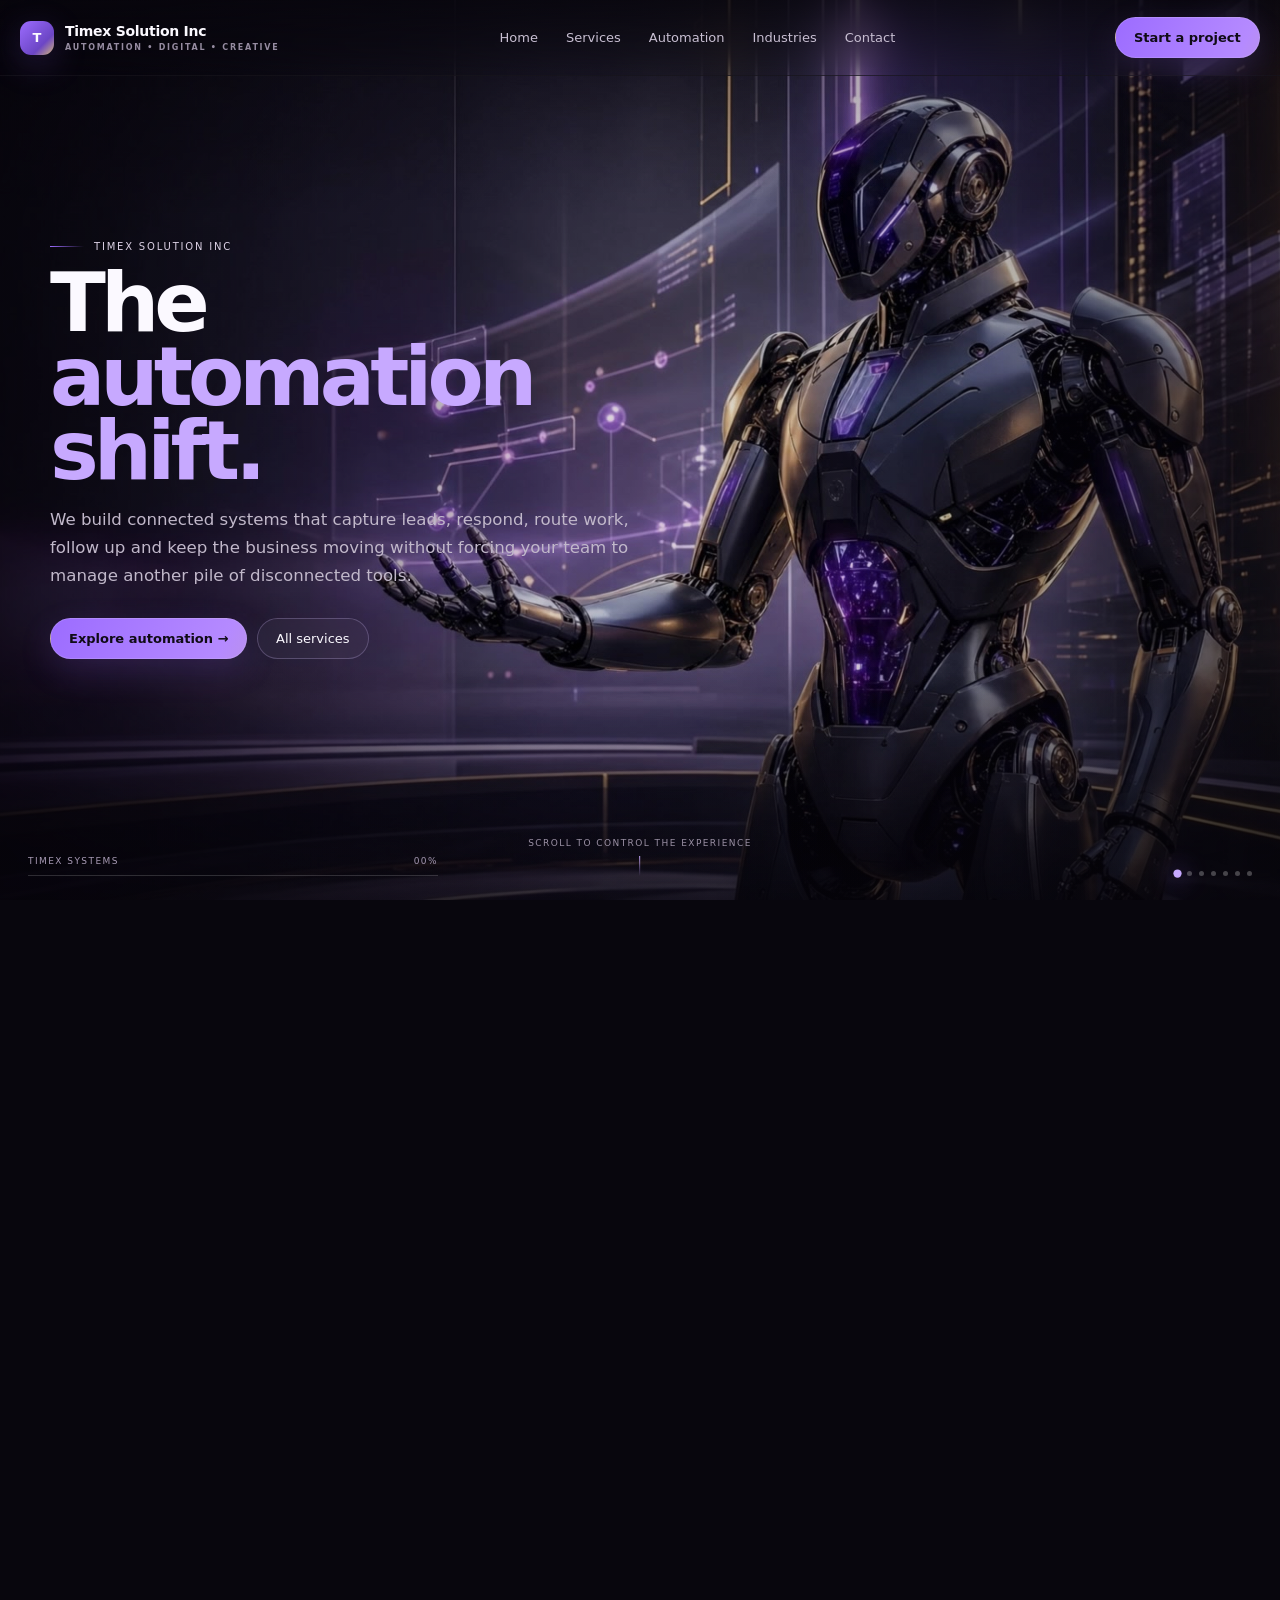
<file: index.html>
<!doctype html>
<html lang="en">
<head>
  <meta charset="utf-8">
  <meta name="viewport" content="width=device-width,initial-scale=1,viewport-fit=cover">
  <meta name="theme-color" content="#08060d">
  <meta name="color-scheme" content="dark">
  <title>Timex Solution Inc — AI Automation & Digital Systems</title>
  <meta name="description" content="Timex Solution Inc builds custom CRM, AI automation, websites, apps, marketing systems and connected business workflows.">
  <link rel="stylesheet" href="/assets/css/site.css">
</head>
<body class="home">
  <a class="skip-link" href="#main-content">Skip to content</a>
  <nav class="site-nav">
    <div class="shell nav-inner">
      <a class="brand" href="/" aria-label="Timex Solution Inc home">
        <span class="brand-mark">T</span>
        <span class="brand-copy"><strong>Timex Solution Inc</strong><small>AUTOMATION • DIGITAL • CREATIVE</small></span>
      </a>
      <div class="nav-links" aria-label="Primary navigation">
        <a data-nav href="/">Home</a>
        <a data-nav href="/services">Services</a>
        <a data-nav href="/automation">Automation</a>
        <a data-nav href="/industries">Industries</a>
        <a data-nav href="/contact">Contact</a>
      </div>
      <a class="nav-cta" href="/contact">Start a project</a>
      <button class="menu-btn" type="button" aria-label="Open menu" aria-expanded="false" aria-controls="site-menu"><span></span></button>
    </div>
  </nav>
  <div class="mobile-menu" id="site-menu" aria-label="Mobile navigation" aria-hidden="true">
    <a href="/">Home</a><a href="/services">Services</a><a href="/automation">Automation</a><a href="/industries">Industries</a><a href="/contact">Contact</a>
  </div>

  <main id="main-content" class="experience" aria-label="Interactive Timex automation experience">
    <div class="experience-sticky">
      <div class="scene-stage">
        <div class="scene-glow"></div>
        <div class="scene-lines"></div>
        <canvas id="robotCanvas" class="robot-canvas" aria-label="Scroll-controlled Timex AI automation animation"></canvas>
        <div class="scene-shade"></div>
      </div>

      <div class="scene-copy">
        <section class="chapter active" data-start="0" data-end=".14" aria-hidden="false">
          <div class="chapter-inner">
            <div class="chapter-box">
              <div class="eyebrow">Timex Solution Inc</div>
              <h1>The <span class="accent">automation shift.</span></h1>
              <p>We build connected systems that capture leads, respond, route work, follow up and keep the business moving without forcing your team to manage another pile of disconnected tools.</p>
              <div class="chapter-actions"><a class="btn primary" href="/automation">Explore automation →</a><a class="btn ghost" href="/services">All services</a></div>
            </div>
          </div>
        </section>

        <section class="chapter right" data-start=".14" data-end=".28" aria-hidden="true">
          <div class="chapter-inner">
            <div class="chapter-box">
              <div class="eyebrow">01 — CRM & Sales</div>
              <h2>Leads should move <span class="accent">themselves.</span></h2>
              <p>Custom CRM, intelligent lead routing and sales pipelines built around your actual process—not a generic template.</p>
              <div class="floating-cards">
                <a class="float-card" href="/automation"><b>Custom CRM</b><span>Stages, records, assignments and reporting.</span></a>
                <a class="float-card" href="/automation"><b>Lead Routing</b><span>Score, assign and move leads automatically.</span></a>
                <a class="float-card" href="/automation"><b>Sales Pipelines</b><span>Trigger the next action without manual chasing.</span></a>
                <a class="float-card" href="/automation"><b>Follow-Ups</b><span>Keep opportunities moving after the first contact.</span></a>
              </div>
            </div>
          </div>
        </section>

        <section class="chapter" data-start=".28" data-end=".42" aria-hidden="true">
          <div class="chapter-inner">
            <div class="chapter-box">
              <div class="eyebrow">02 — Communication</div>
              <h2>Respond before the lead <span class="accent">goes cold.</span></h2>
              <p>AI reception, website chat, Instagram inquiries, email, SMS and DM workflows can answer, qualify and route conversations around the clock.</p>
              <div class="chip-row">
                <a class="chip" href="/automation">AI Receptionist</a>
                <a class="chip" href="/automation">Chatbots</a>
                <a class="chip" href="/automation">Email Automation</a>
                <a class="chip" href="/automation">SMS Automation</a>
                <a class="chip" href="/automation">Instagram / DM Automation</a>
              </div>
            </div>
          </div>
        </section>

        <section class="chapter right" data-start=".42" data-end=".56" aria-hidden="true">
          <div class="chapter-inner">
            <div class="chapter-box">
              <div class="eyebrow">03 — Appointments & Operations</div>
              <h2>Remove the <span class="accent">repeatable work.</span></h2>
              <p>Appointments, reminders, missed-call responses, approvals, status updates, document movement and team handoffs can run as one connected workflow.</p>
              <div class="floating-cards">
                <a class="float-card" href="/automation"><b>Appointment Automation</b><span>Booking, confirmations, reminders and rescheduling.</span></a>
                <a class="float-card" href="/automation"><b>Internal Workflows</b><span>Tasks, approvals, notifications and handoffs.</span></a>
                <a class="float-card" href="/business-operations"><b>Business Operations</b><span>Backend processes built to run consistently.</span></a>
                <a class="float-card" href="/tech-it"><b>Integrations</b><span>Connect the tools your operation already uses.</span></a>
              </div>
            </div>
          </div>
        </section>

        <section class="chapter" data-start=".56" data-end=".70" aria-hidden="true">
          <div class="chapter-inner">
            <div class="chapter-box">
              <div class="eyebrow">04 — Content & Growth</div>
              <h2>Creative on the outside. <span class="accent">Systems underneath.</span></h2>
              <p>Websites, apps, content, campaigns and auto-posting workflows connect into the same system so marketing does more than create activity.</p>
              <div class="chip-row">
                <a class="chip" href="/web-development">Web Development</a>
                <a class="chip" href="/app-development">App Development</a>
                <a class="chip" href="/digital-marketing">Digital Marketing</a>
                <a class="chip" href="/creative-video">Creative & Video</a>
                <a class="chip" href="/automation">Auto-Posting Workflows</a>
              </div>
            </div>
          </div>
        </section>

        <section class="chapter right" data-start=".70" data-end=".84" aria-hidden="true">
          <div class="chapter-inner">
            <div class="chapter-box">
              <div class="eyebrow">05 — Industry Systems</div>
              <h2>Automation built around the <span class="accent">business.</span></h2>
              <p>The workflow changes by industry. We design the system around how your customers, team and operations actually work.</p>
              <div class="floating-cards">
                <a class="float-card" href="/industries"><b>Healthcare</b><span>Appointments, intake, reminders and inquiry routing.</span></a>
                <a class="float-card" href="/industries"><b>Trucking & Logistics</b><span>Quotes, documents, updates and driver workflows.</span></a>
                <a class="float-card" href="/industries"><b>Real Estate</b><span>Inquiry capture, qualification, scheduling and nurturing.</span></a>
                <a class="float-card" href="/industries"><b>Insurance</b><span>Quote routing, documents, renewals and follow-up.</span></a>
              </div>
            </div>
          </div>
        </section>

        <section class="chapter center" data-start=".84" data-end="1.01" aria-hidden="true">
          <div class="chapter-inner">
            <div class="chapter-box">
              <div class="eyebrow">Build • Connect • Automate</div>
              <h2>One partner for the <span class="accent">whole system.</span></h2>
              <p>Explore the full service stack on dedicated pages, or tell us the process you want to improve and we’ll start from there.</p>
              <div class="chapter-actions">
                <a class="btn primary" href="/services">Explore all services →</a>
                <a class="btn ghost" href="/contact">Start a project</a>
              </div>
              <div class="chip-row">
                <a class="chip" href="/automation">Automation</a><a class="chip" href="/web-development">Web</a><a class="chip" href="/app-development">Apps</a><a class="chip" href="/digital-marketing">Marketing</a><a class="chip" href="/creative-video">Creative</a><a class="chip" href="/tech-it">Tech / IT</a><a class="chip" href="/business-operations">Operations</a>
              </div>
            </div>
          </div>
        </section>
      </div>

      <div class="scroll-note">Scroll to control the experience</div>
      <div class="home-hud" aria-hidden="true">
        <div class="progress-wrap">
          <div class="progress-top"><span>Timex systems</span><span id="homePercent">00%</span></div>
          <div class="progress-track"><b id="homeProgress"></b></div>
        </div>
        <div class="home-dots"><i class="active"></i><i></i><i></i><i></i><i></i><i></i><i></i></div>
      </div>
    </div>
  </main>

  <script src="/assets/js/site.js" defer></script>
  <script src="/assets/js/home.js" defer></script>
</body>
</html>
</file>
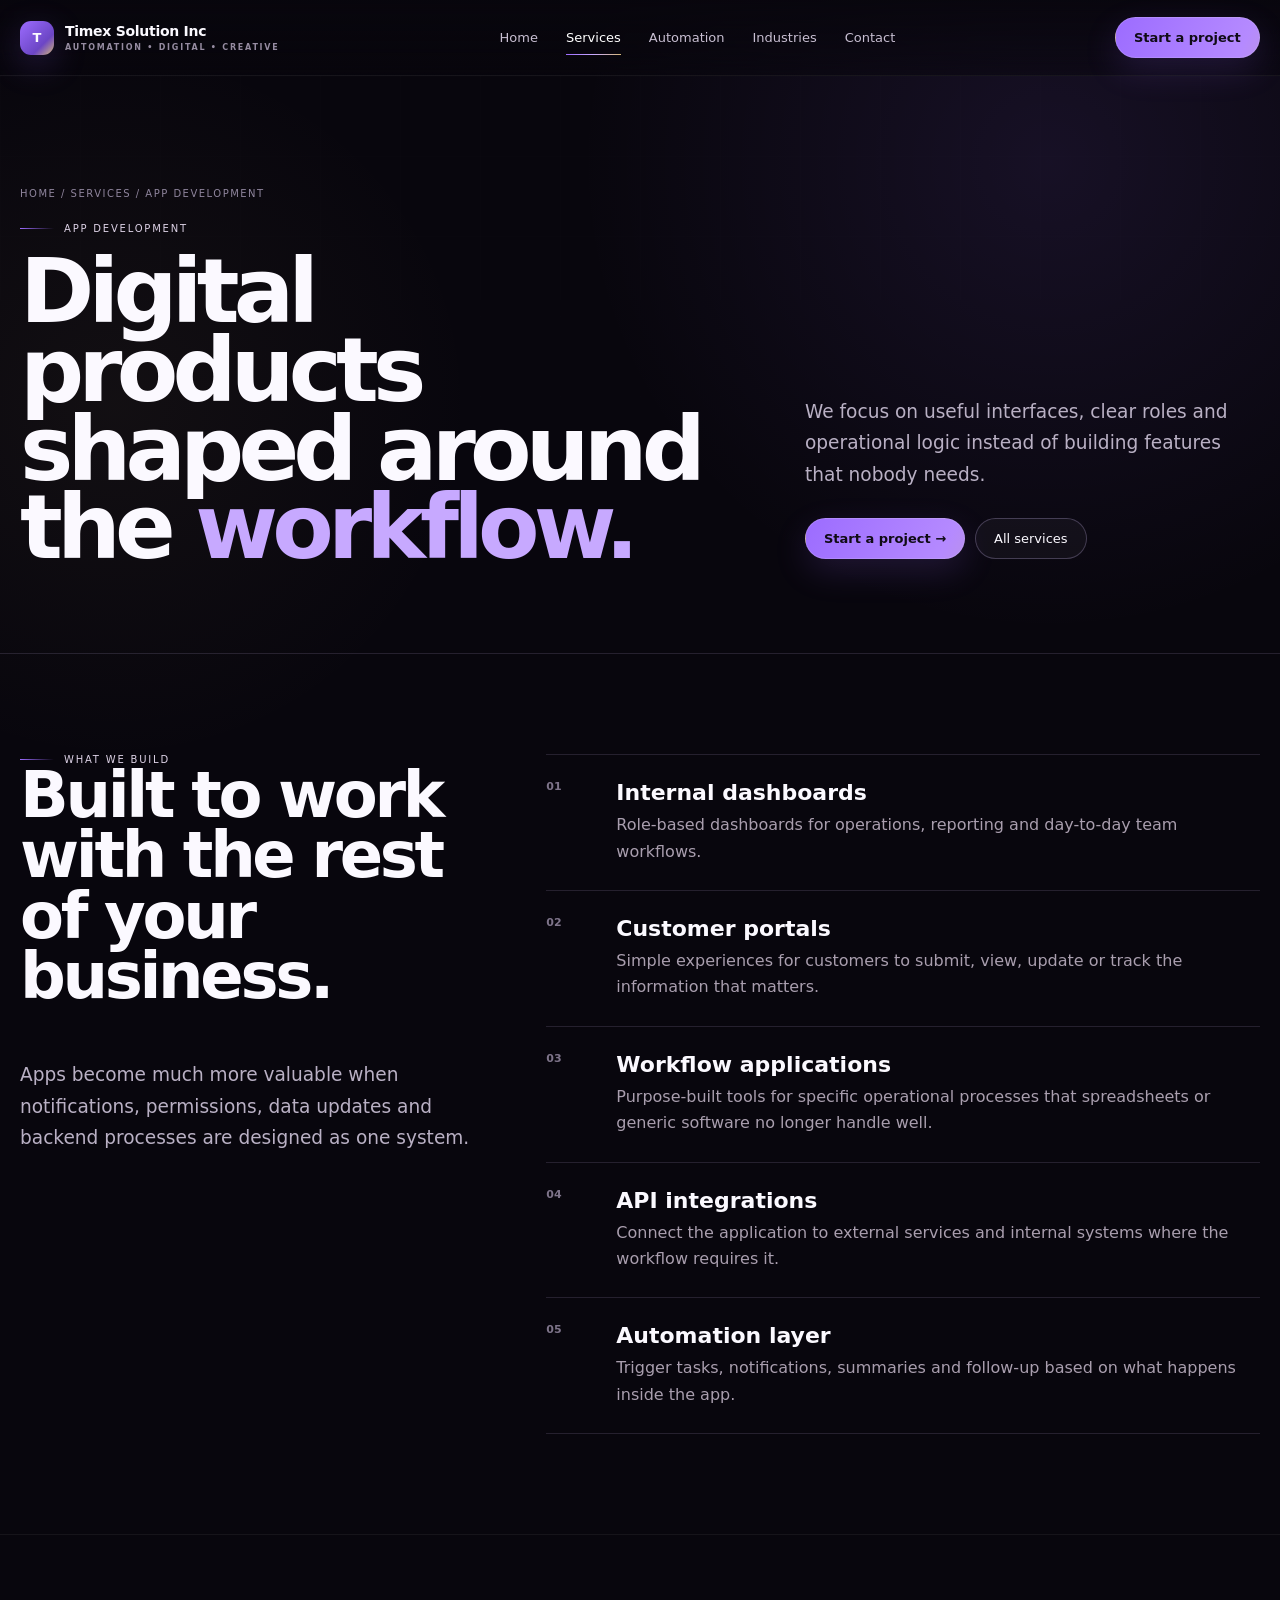
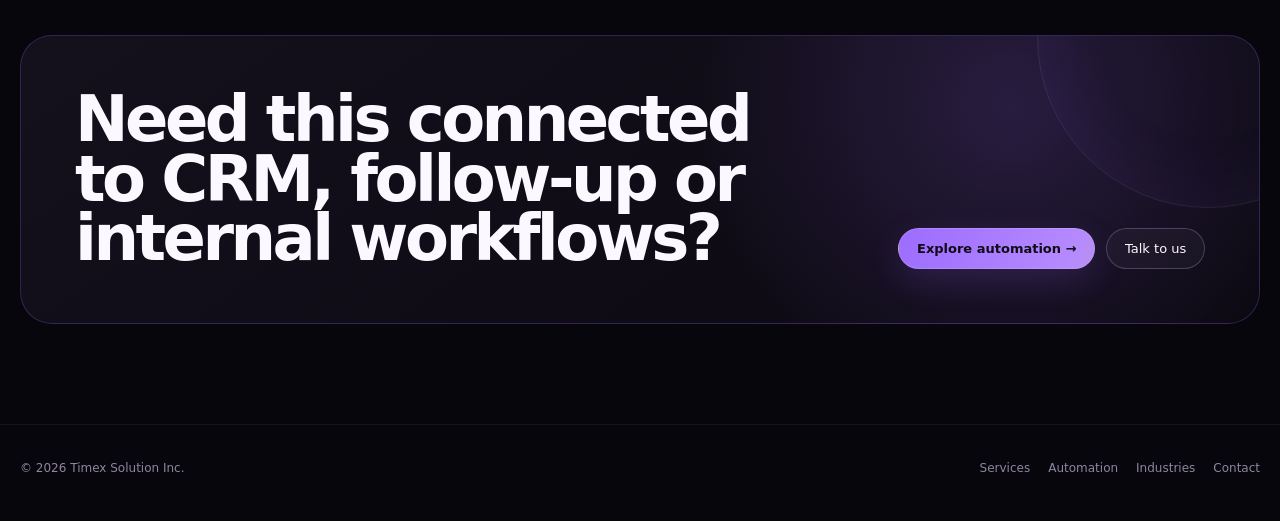
<file: app-development.html>
<!doctype html>
<html lang="en"><head>
<meta charset="utf-8"><meta name="viewport" content="width=device-width,initial-scale=1,viewport-fit=cover"><meta name="theme-color" content="#08060d">
  <meta name="color-scheme" content="dark">
<title>App Development — Timex Solution Inc</title><meta name="description" content="Custom app development and workflow-focused digital products by Timex Solution Inc.">
<link rel="stylesheet" href="/assets/css/site.css">
</head><body>
  <a class="skip-link" href="#main-content">Skip to content</a>
  <nav class="site-nav">
    <div class="shell nav-inner">
      <a class="brand" href="/"><span class="brand-mark">T</span><span class="brand-copy"><strong>Timex Solution Inc</strong><small>AUTOMATION • DIGITAL • CREATIVE</small></span></a>
      <div class="nav-links" aria-label="Primary navigation"><a data-nav href="/">Home</a><a data-nav href="/services">Services</a><a data-nav href="/automation">Automation</a><a data-nav href="/industries">Industries</a><a data-nav href="/contact">Contact</a></div>
      <a class="nav-cta" href="/contact">Start a project</a>
      <button class="menu-btn" type="button" aria-label="Open menu" aria-expanded="false" aria-controls="site-menu"><span></span></button>
    </div>
  </nav>
  <div class="mobile-menu" id="site-menu" aria-label="Mobile navigation" aria-hidden="true"><a href="/">Home</a><a href="/services">Services</a><a href="/automation">Automation</a><a href="/industries">Industries</a><a href="/contact">Contact</a></div>
<main id="main-content" class="page">
  <header class="page-hero"><div class="shell page-hero-grid">
    <div><div class="breadcrumbs">Home / Services / App Development</div><div class="eyebrow hero-eyebrow">App development</div><h1>Digital products shaped around the <span class="accent">workflow.</span></h1></div>
    <div class="page-hero-side"><p class="lead">We focus on useful interfaces, clear roles and operational logic instead of building features that nobody needs.</p><div class="chapter-actions"><a class="btn primary" href="/contact">Start a project →</a><a class="btn ghost" href="/services">All services</a></div></div>
  </div></header>
  <section class="section"><div class="shell split"><div class="sticky-copy reveal"><div class="eyebrow">What we build</div><h2>Built to work with the rest of your business.</h2><p class="lead">Apps become much more valuable when notifications, permissions, data updates and backend processes are designed as one system.</p></div><div class="rows"><div class="row reveal"><b>01</b><div><h3>Internal dashboards</h3><p>Role-based dashboards for operations, reporting and day-to-day team workflows.</p></div></div><div class="row reveal"><b>02</b><div><h3>Customer portals</h3><p>Simple experiences for customers to submit, view, update or track the information that matters.</p></div></div><div class="row reveal"><b>03</b><div><h3>Workflow applications</h3><p>Purpose-built tools for specific operational processes that spreadsheets or generic software no longer handle well.</p></div></div><div class="row reveal"><b>04</b><div><h3>API integrations</h3><p>Connect the application to external services and internal systems where the workflow requires it.</p></div></div><div class="row reveal"><b>05</b><div><h3>Automation layer</h3><p>Trigger tasks, notifications, summaries and follow-up based on what happens inside the app.</p></div></div></div></div></section>
  <section class="section"><div class="shell"><div class="cta-box reveal"><h2>Need this connected to CRM, follow-up or internal workflows?</h2><div class="chapter-actions"><a class="btn primary" href="/automation">Explore automation →</a><a class="btn ghost" href="/contact">Talk to us</a></div></div></div></section>
</main>
  <footer class="page-footer"><div class="shell footer-inner"><div>© 2026 Timex Solution Inc.</div><div class="footer-links"><a href="/services">Services</a><a href="/automation">Automation</a><a href="/industries">Industries</a><a href="/contact">Contact</a></div></div></footer>
  <script src="/assets/js/site.js" defer></script></body></html>
</file>
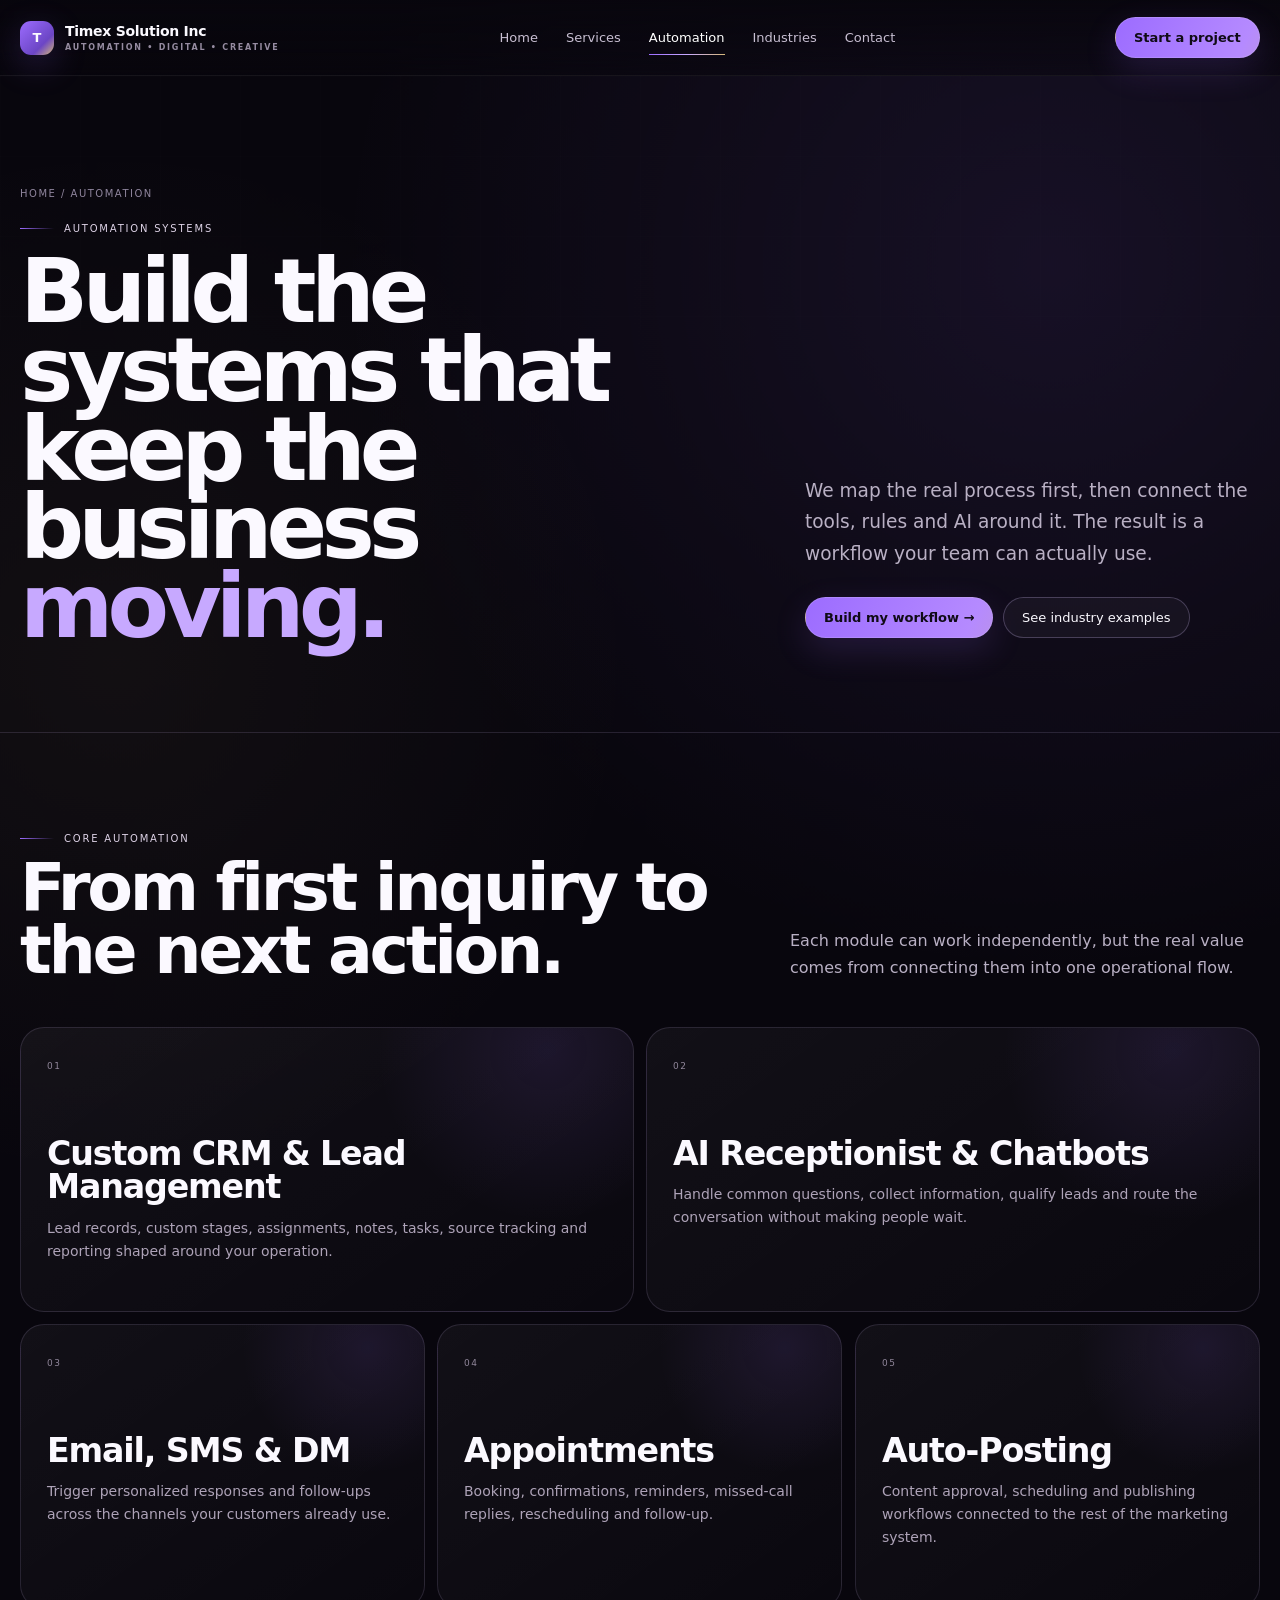
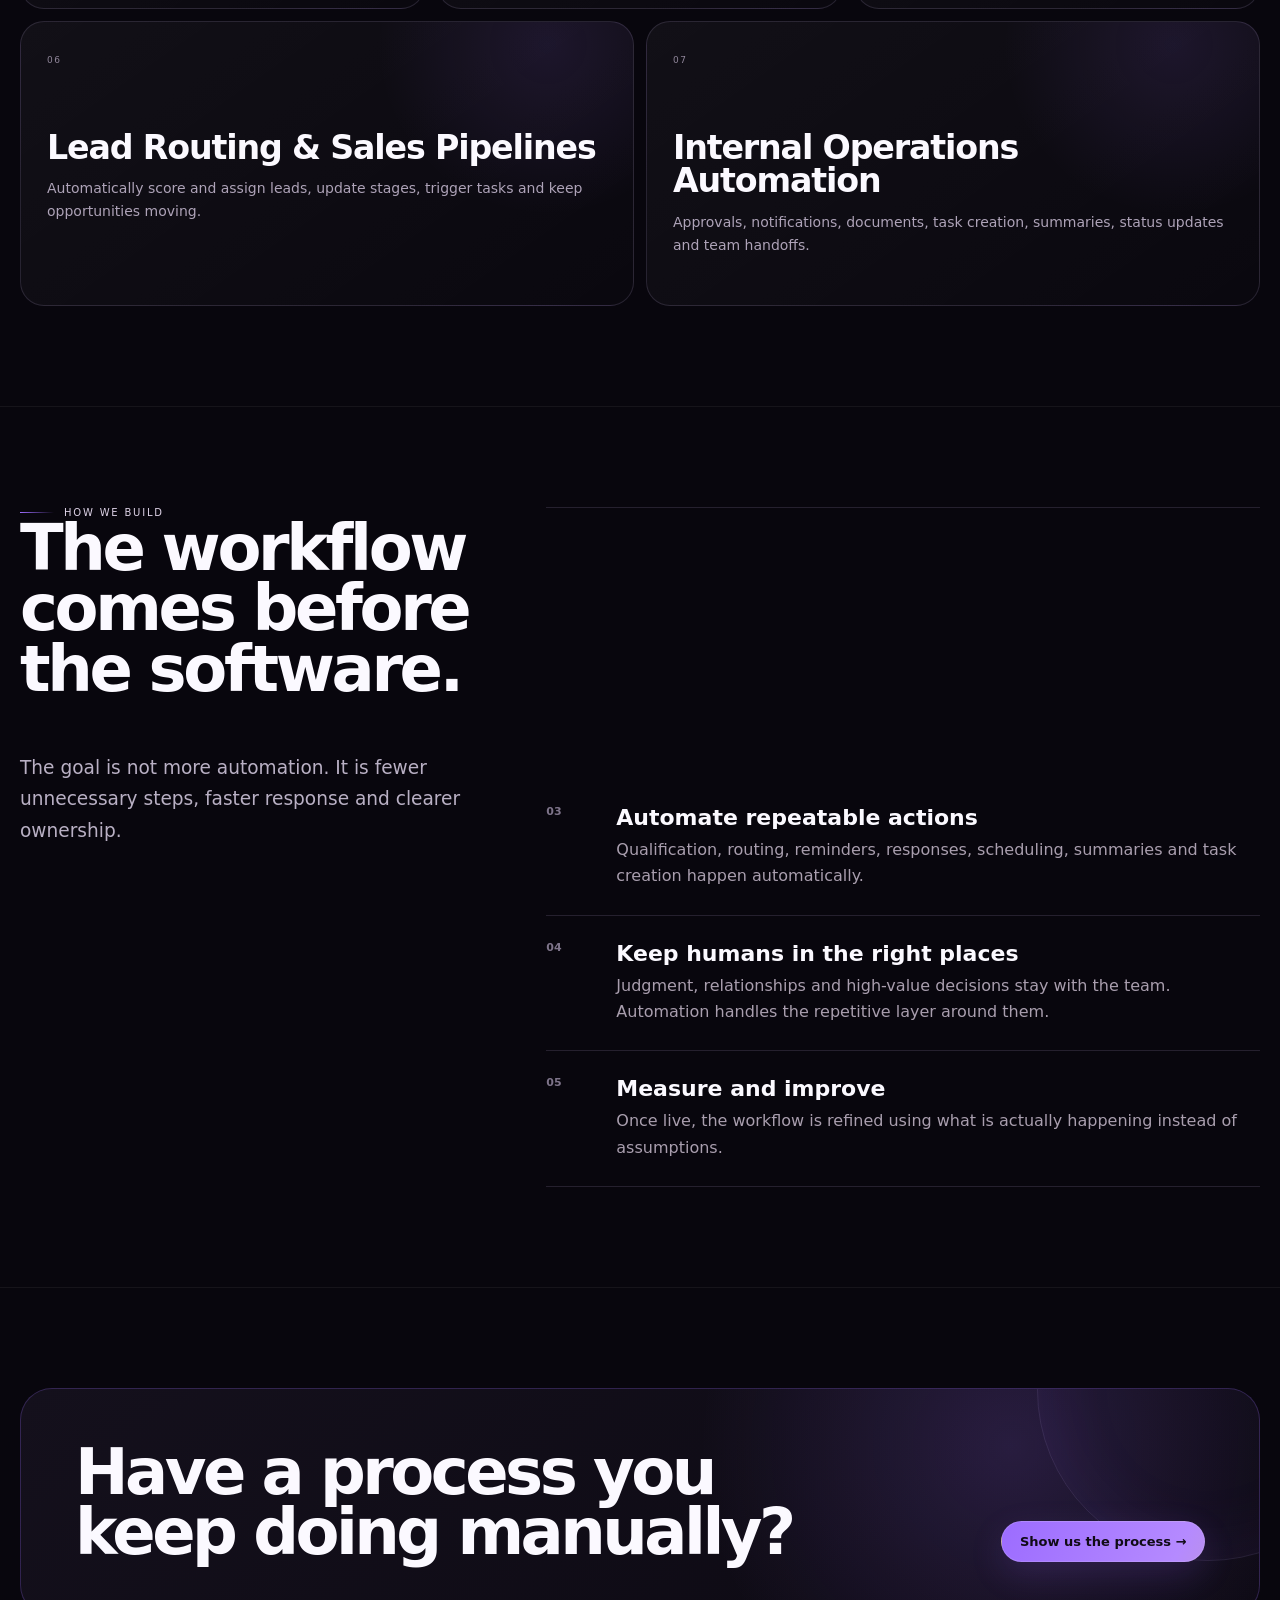
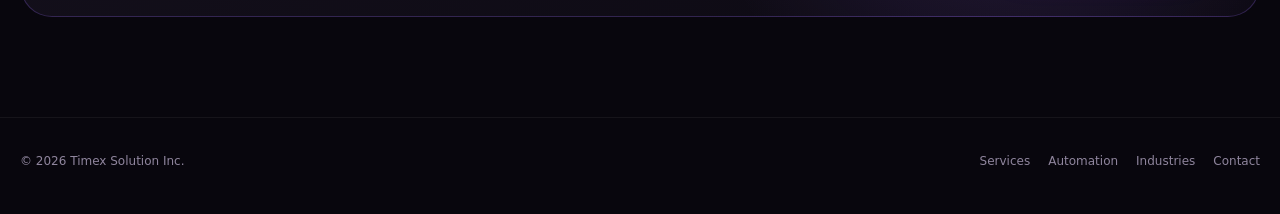
<file: automation.html>
<!doctype html>
<html lang="en"><head>
<meta charset="utf-8"><meta name="viewport" content="width=device-width,initial-scale=1,viewport-fit=cover"><meta name="theme-color" content="#08060d">
  <meta name="color-scheme" content="dark">
<title>AI Automation & Custom CRM — Timex Solution Inc</title><meta name="description" content="Custom CRM, AI receptionists, chatbots, follow-up automation, lead routing, appointments, messaging and internal workflow automation.">
<link rel="stylesheet" href="/assets/css/site.css">
</head><body>
  <a class="skip-link" href="#main-content">Skip to content</a>
  <nav class="site-nav">
    <div class="shell nav-inner">
      <a class="brand" href="/"><span class="brand-mark">T</span><span class="brand-copy"><strong>Timex Solution Inc</strong><small>AUTOMATION • DIGITAL • CREATIVE</small></span></a>
      <div class="nav-links" aria-label="Primary navigation"><a data-nav href="/">Home</a><a data-nav href="/services">Services</a><a data-nav href="/automation">Automation</a><a data-nav href="/industries">Industries</a><a data-nav href="/contact">Contact</a></div>
      <a class="nav-cta" href="/contact">Start a project</a>
      <button class="menu-btn" type="button" aria-label="Open menu" aria-expanded="false" aria-controls="site-menu"><span></span></button>
    </div>
  </nav>
  <div class="mobile-menu" id="site-menu" aria-label="Mobile navigation" aria-hidden="true"><a href="/">Home</a><a href="/services">Services</a><a href="/automation">Automation</a><a href="/industries">Industries</a><a href="/contact">Contact</a></div>
<main id="main-content" class="page">
  <header class="page-hero"><div class="shell page-hero-grid">
    <div><div class="breadcrumbs">Home / Automation</div><div class="eyebrow hero-eyebrow">Automation systems</div><h1>Build the systems that keep the business <span class="accent">moving.</span></h1></div>
    <div class="page-hero-side"><p class="lead">We map the real process first, then connect the tools, rules and AI around it. The result is a workflow your team can actually use.</p><div class="chapter-actions"><a class="btn primary" href="/contact">Build my workflow →</a><a class="btn ghost" href="/industries">See industry examples</a></div></div>
  </div></header>
  
<section class="section"><div class="shell">
  <div class="section-head reveal"><div><div class="eyebrow">Core automation</div><h2>From first inquiry to the next action.</h2></div><p>Each module can work independently, but the real value comes from connecting them into one operational flow.</p></div>
  <div class="card-grid">
    <div class="service-card wide reveal"><span class="no">01</span><h3>Custom CRM & Lead Management</h3><p>Lead records, custom stages, assignments, notes, tasks, source tracking and reporting shaped around your operation.</p></div>
    <div class="service-card wide reveal"><span class="no">02</span><h3>AI Receptionist & Chatbots</h3><p>Handle common questions, collect information, qualify leads and route the conversation without making people wait.</p></div>
    <div class="service-card reveal"><span class="no">03</span><h3>Email, SMS & DM</h3><p>Trigger personalized responses and follow-ups across the channels your customers already use.</p></div>
    <div class="service-card reveal"><span class="no">04</span><h3>Appointments</h3><p>Booking, confirmations, reminders, missed-call replies, rescheduling and follow-up.</p></div>
    <div class="service-card reveal"><span class="no">05</span><h3>Auto-Posting</h3><p>Content approval, scheduling and publishing workflows connected to the rest of the marketing system.</p></div>
    <div class="service-card wide reveal"><span class="no">06</span><h3>Lead Routing & Sales Pipelines</h3><p>Automatically score and assign leads, update stages, trigger tasks and keep opportunities moving.</p></div>
    <div class="service-card wide reveal"><span class="no">07</span><h3>Internal Operations Automation</h3><p>Approvals, notifications, documents, task creation, summaries, status updates and team handoffs.</p></div>
  </div>
</div></section>
<section class="section"><div class="shell split">
  <div class="sticky-copy reveal"><div class="eyebrow">How we build</div><h2>The workflow comes before the software.</h2><p class="lead">The goal is not more automation. It is fewer unnecessary steps, faster response and clearer ownership.</p></div>
  <div class="rows">
    <div class="row reveal"><b>01</b><div><h3>Map the real process</h3><p>We identify where information enters, who touches it, what causes delays and which decisions follow predictable rules.</p></div></div>
    <div class="row reveal"><b>02</b><div><h3>Connect the right tools</h3><p>Website, CRM, email, SMS, social messaging, calendars, spreadsheets and internal systems connect only where it creates value.</p></div></div>
    <div class="row reveal"><b>03</b><div><h3>Automate repeatable actions</h3><p>Qualification, routing, reminders, responses, scheduling, summaries and task creation happen automatically.</p></div></div>
    <div class="row reveal"><b>04</b><div><h3>Keep humans in the right places</h3><p>Judgment, relationships and high-value decisions stay with the team. Automation handles the repetitive layer around them.</p></div></div>
    <div class="row reveal"><b>05</b><div><h3>Measure and improve</h3><p>Once live, the workflow is refined using what is actually happening instead of assumptions.</p></div></div>
  </div>
</div></section>
<section class="section"><div class="shell"><div class="cta-box reveal"><h2>Have a process you keep doing manually?</h2><div class="chapter-actions"><a class="btn primary" href="/contact">Show us the process →</a></div></div></div></section>
</main>
  <footer class="page-footer"><div class="shell footer-inner"><div>© 2026 Timex Solution Inc.</div><div class="footer-links"><a href="/services">Services</a><a href="/automation">Automation</a><a href="/industries">Industries</a><a href="/contact">Contact</a></div></div></footer>
  <script src="/assets/js/site.js" defer></script></body></html>
</file>
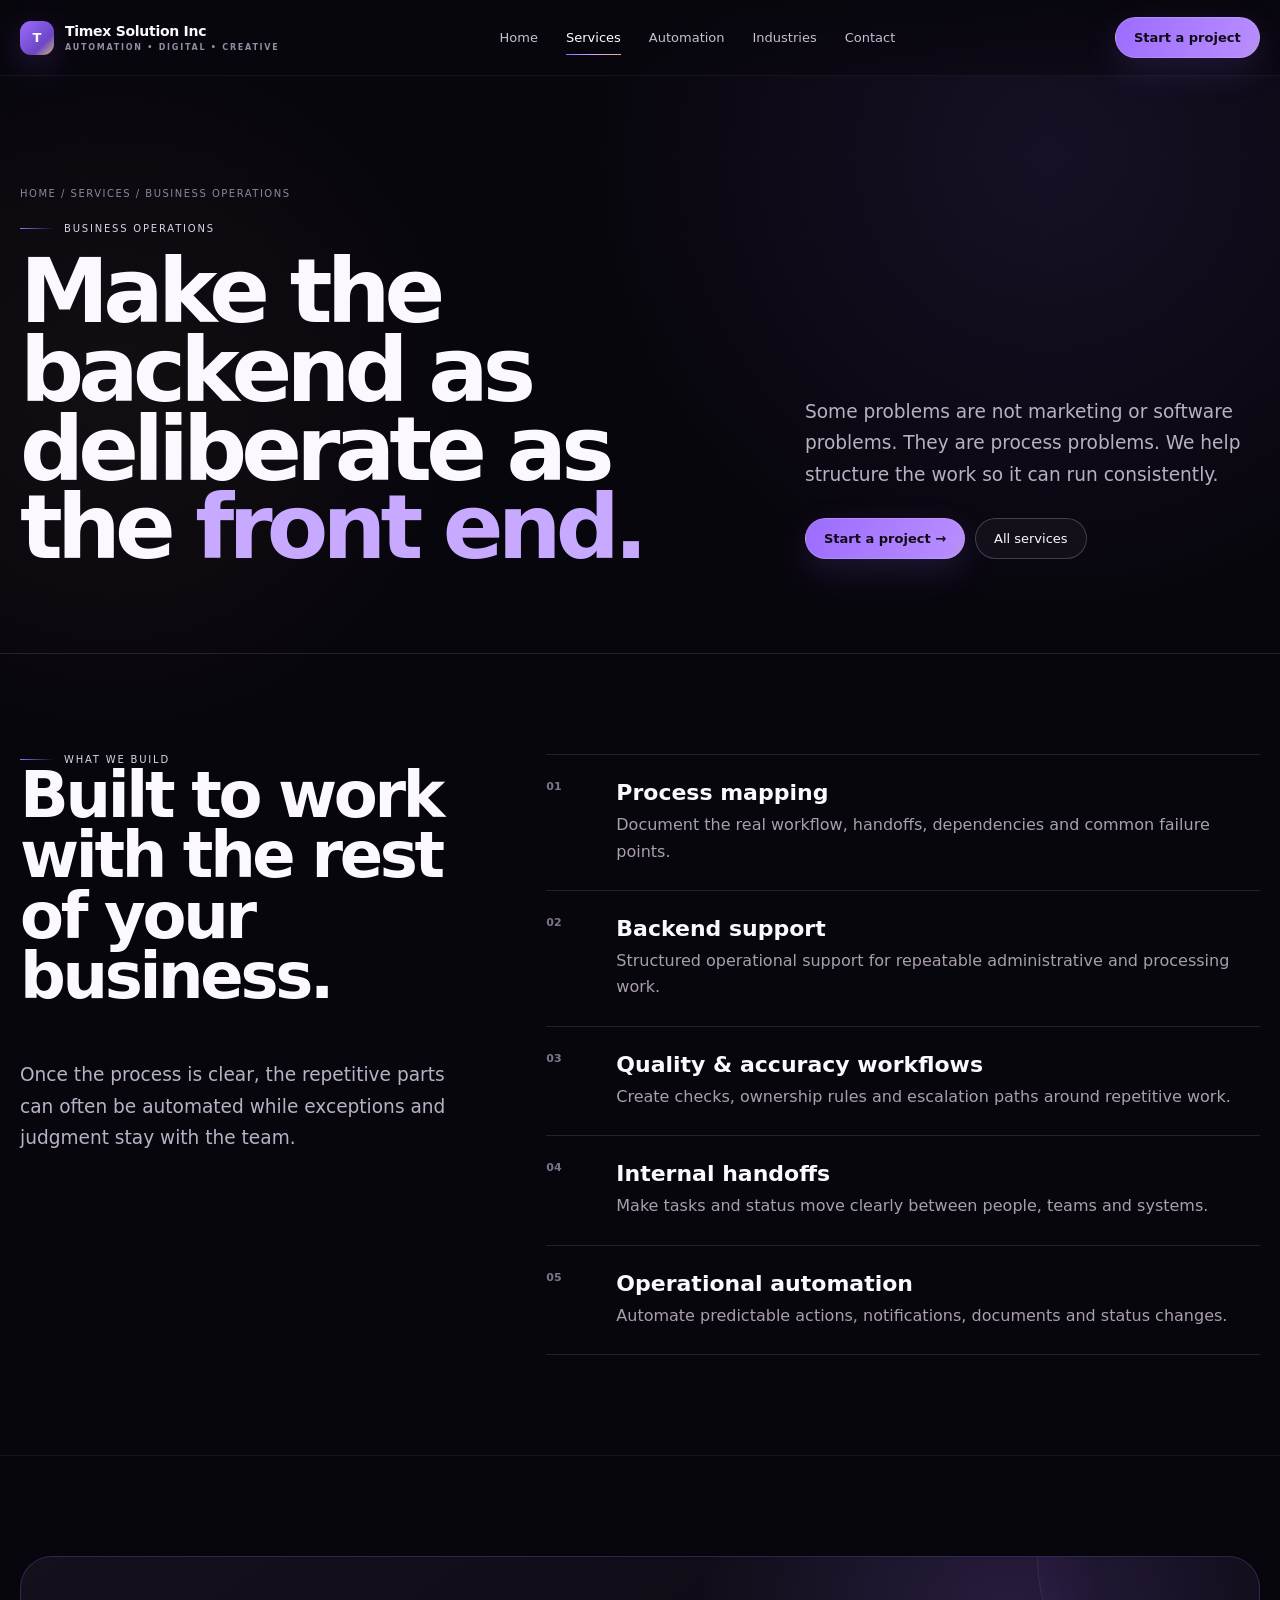
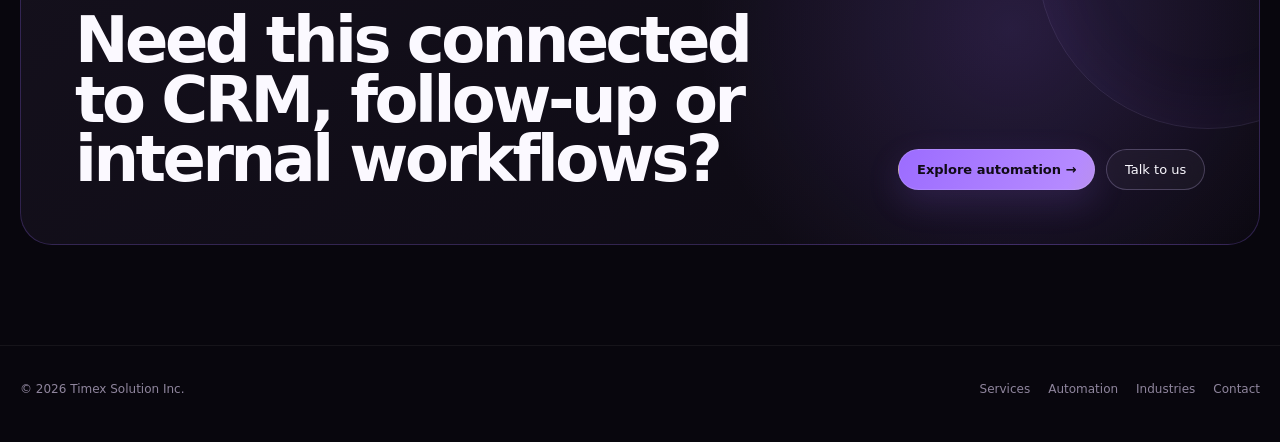
<file: business-operations.html>
<!doctype html>
<html lang="en"><head>
<meta charset="utf-8"><meta name="viewport" content="width=device-width,initial-scale=1,viewport-fit=cover"><meta name="theme-color" content="#08060d">
  <meta name="color-scheme" content="dark">
<title>Business Operations — Timex Solution Inc</title><meta name="description" content="Backend operations, process design and connected operational workflows by Timex Solution Inc.">
<link rel="stylesheet" href="/assets/css/site.css">
</head><body>
  <a class="skip-link" href="#main-content">Skip to content</a>
  <nav class="site-nav">
    <div class="shell nav-inner">
      <a class="brand" href="/"><span class="brand-mark">T</span><span class="brand-copy"><strong>Timex Solution Inc</strong><small>AUTOMATION • DIGITAL • CREATIVE</small></span></a>
      <div class="nav-links" aria-label="Primary navigation"><a data-nav href="/">Home</a><a data-nav href="/services">Services</a><a data-nav href="/automation">Automation</a><a data-nav href="/industries">Industries</a><a data-nav href="/contact">Contact</a></div>
      <a class="nav-cta" href="/contact">Start a project</a>
      <button class="menu-btn" type="button" aria-label="Open menu" aria-expanded="false" aria-controls="site-menu"><span></span></button>
    </div>
  </nav>
  <div class="mobile-menu" id="site-menu" aria-label="Mobile navigation" aria-hidden="true"><a href="/">Home</a><a href="/services">Services</a><a href="/automation">Automation</a><a href="/industries">Industries</a><a href="/contact">Contact</a></div>
<main id="main-content" class="page">
  <header class="page-hero"><div class="shell page-hero-grid">
    <div><div class="breadcrumbs">Home / Services / Business Operations</div><div class="eyebrow hero-eyebrow">Business operations</div><h1>Make the backend as deliberate as the <span class="accent">front end.</span></h1></div>
    <div class="page-hero-side"><p class="lead">Some problems are not marketing or software problems. They are process problems. We help structure the work so it can run consistently.</p><div class="chapter-actions"><a class="btn primary" href="/contact">Start a project →</a><a class="btn ghost" href="/services">All services</a></div></div>
  </div></header>
  <section class="section"><div class="shell split"><div class="sticky-copy reveal"><div class="eyebrow">What we build</div><h2>Built to work with the rest of your business.</h2><p class="lead">Once the process is clear, the repetitive parts can often be automated while exceptions and judgment stay with the team.</p></div><div class="rows"><div class="row reveal"><b>01</b><div><h3>Process mapping</h3><p>Document the real workflow, handoffs, dependencies and common failure points.</p></div></div><div class="row reveal"><b>02</b><div><h3>Backend support</h3><p>Structured operational support for repeatable administrative and processing work.</p></div></div><div class="row reveal"><b>03</b><div><h3>Quality & accuracy workflows</h3><p>Create checks, ownership rules and escalation paths around repetitive work.</p></div></div><div class="row reveal"><b>04</b><div><h3>Internal handoffs</h3><p>Make tasks and status move clearly between people, teams and systems.</p></div></div><div class="row reveal"><b>05</b><div><h3>Operational automation</h3><p>Automate predictable actions, notifications, documents and status changes.</p></div></div></div></div></section>
  <section class="section"><div class="shell"><div class="cta-box reveal"><h2>Need this connected to CRM, follow-up or internal workflows?</h2><div class="chapter-actions"><a class="btn primary" href="/automation">Explore automation →</a><a class="btn ghost" href="/contact">Talk to us</a></div></div></div></section>
</main>
  <footer class="page-footer"><div class="shell footer-inner"><div>© 2026 Timex Solution Inc.</div><div class="footer-links"><a href="/services">Services</a><a href="/automation">Automation</a><a href="/industries">Industries</a><a href="/contact">Contact</a></div></div></footer>
  <script src="/assets/js/site.js" defer></script></body></html>
</file>
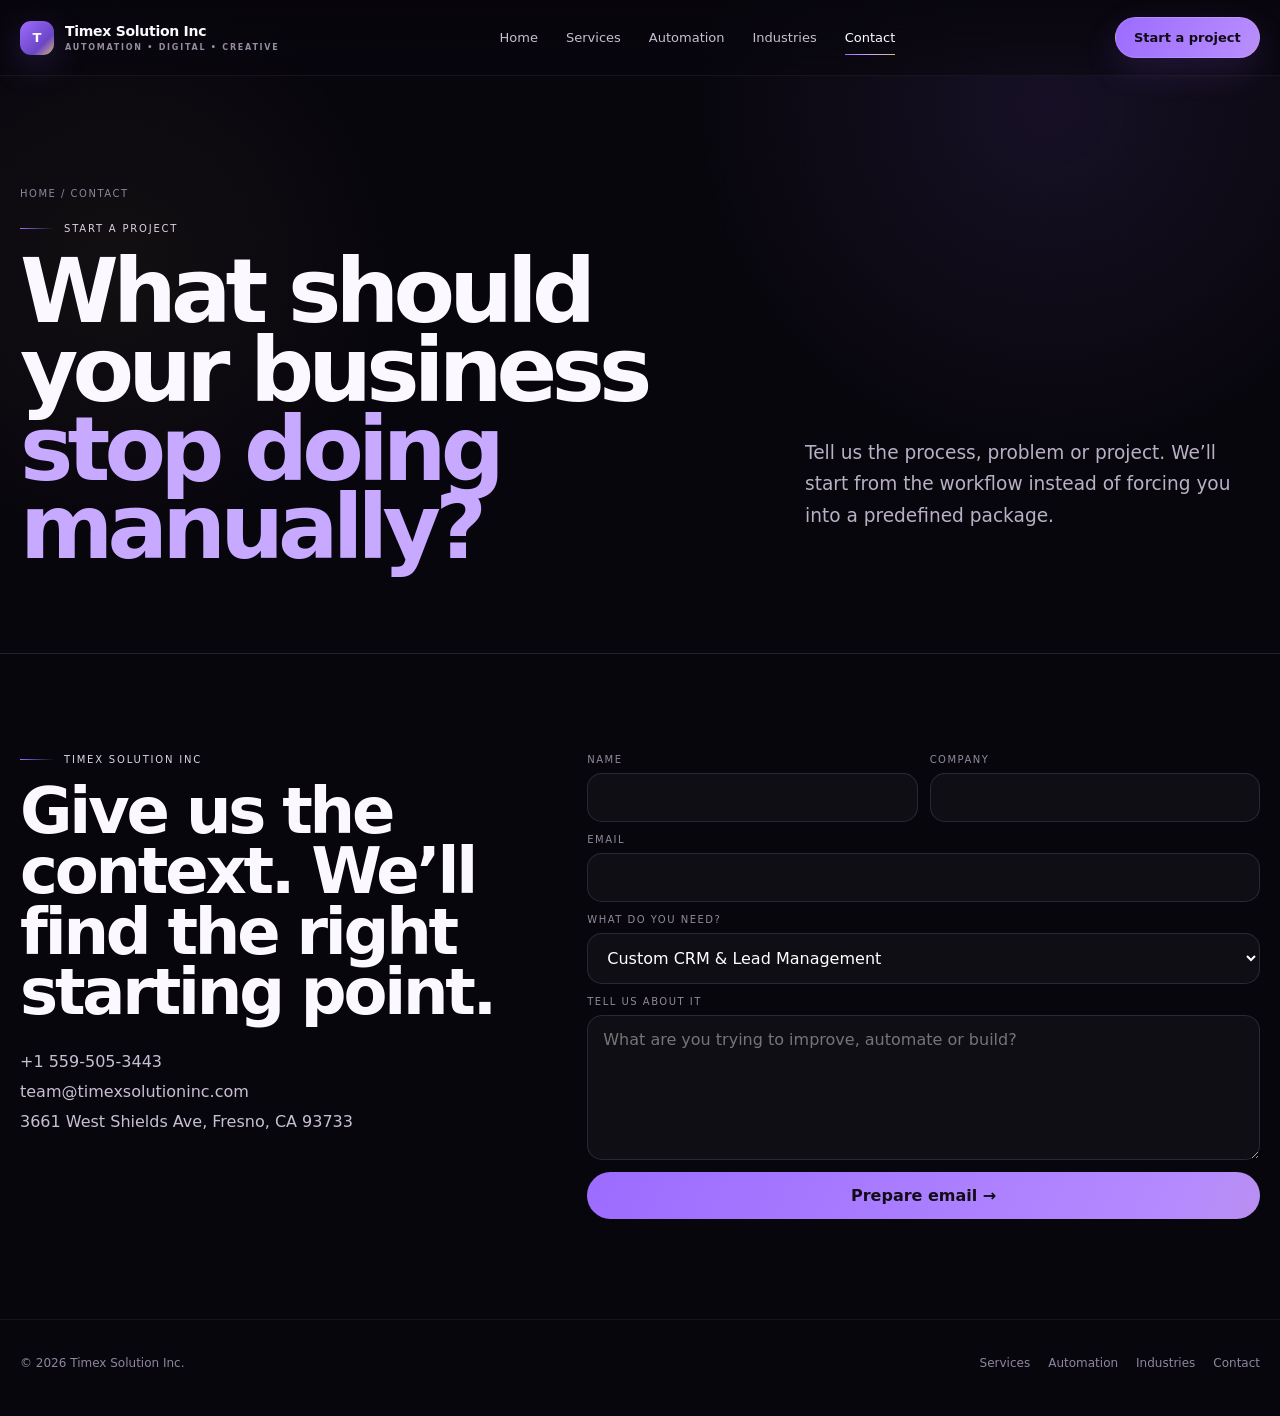
<file: contact.html>
<!doctype html>
<html lang="en"><head>
<meta charset="utf-8"><meta name="viewport" content="width=device-width,initial-scale=1,viewport-fit=cover"><meta name="theme-color" content="#08060d">
  <meta name="color-scheme" content="dark">
<title>Contact — Timex Solution Inc</title><meta name="description" content="Contact Timex Solution Inc about automation, websites, apps, marketing, creative production and business systems.">
<link rel="stylesheet" href="/assets/css/site.css">
</head><body>
  <a class="skip-link" href="#main-content">Skip to content</a>
  <nav class="site-nav">
    <div class="shell nav-inner">
      <a class="brand" href="/"><span class="brand-mark">T</span><span class="brand-copy"><strong>Timex Solution Inc</strong><small>AUTOMATION • DIGITAL • CREATIVE</small></span></a>
      <div class="nav-links" aria-label="Primary navigation"><a data-nav href="/">Home</a><a data-nav href="/services">Services</a><a data-nav href="/automation">Automation</a><a data-nav href="/industries">Industries</a><a data-nav href="/contact">Contact</a></div>
      <a class="nav-cta" href="/contact">Start a project</a>
      <button class="menu-btn" type="button" aria-label="Open menu" aria-expanded="false" aria-controls="site-menu"><span></span></button>
    </div>
  </nav>
  <div class="mobile-menu" id="site-menu" aria-label="Mobile navigation" aria-hidden="true"><a href="/">Home</a><a href="/services">Services</a><a href="/automation">Automation</a><a href="/industries">Industries</a><a href="/contact">Contact</a></div>
<main id="main-content" class="page">
  <header class="page-hero"><div class="shell page-hero-grid">
    <div><div class="breadcrumbs">Home / Contact</div><div class="eyebrow hero-eyebrow">Start a project</div><h1>What should your business <span class="accent">stop doing manually?</span></h1></div>
    <div class="page-hero-side"><p class="lead">Tell us the process, problem or project. We’ll start from the workflow instead of forcing you into a predefined package.</p><div class="chapter-actions"></div></div>
  </div></header>
  <section class="section"><div class="shell form-wrap">
   <div class="reveal"><div class="eyebrow">Timex Solution Inc</div><h2 class="contact-title">Give us the context. We’ll find the right starting point.</h2><div class="contact-meta"><a href="tel:+15595053443">+1 559-505-3443</a><a href="mailto:team@timexsolutioninc.com">team@timexsolutioninc.com</a><span>3661 West Shields Ave, Fresno, CA 93733</span></div></div>
   <form class="form reveal" id="contactForm">
     <div class="field"><label for="name">Name</label><input id="name" name="name" autocomplete="name" required></div>
     <div class="field"><label for="company">Company</label><input id="company" name="company" autocomplete="organization"></div>
     <div class="field full"><label for="email">Email</label><input id="email" name="email" type="email" autocomplete="email" required></div>
     <div class="field full"><label for="service">What do you need?</label><select id="service" name="service"><option>Custom CRM & Lead Management</option><option>AI Receptionist & Chatbots</option><option>Email, SMS & DM Automation</option><option>Appointment & Follow-Up Automation</option><option>Auto-Posting & Content Workflows</option><option>Lead Routing & Sales Pipeline Automation</option><option>Custom Business Workflows</option><option>Internal Operations Automation</option><option>Web Development</option><option>App Development</option><option>Digital Marketing</option><option>Creative & Video</option><option>Tech / IT Solutions</option><option>Business Operations</option><option>Something else</option></select></div>
     <div class="field full"><label for="message">Tell us about it</label><textarea id="message" name="message" placeholder="What are you trying to improve, automate or build?" required></textarea></div>
     <button class="submit" type="submit">Prepare email →</button>
   </form>
 </div></section>
</main>
  <footer class="page-footer"><div class="shell footer-inner"><div>© 2026 Timex Solution Inc.</div><div class="footer-links"><a href="/services">Services</a><a href="/automation">Automation</a><a href="/industries">Industries</a><a href="/contact">Contact</a></div></div></footer>
  <script src="/assets/js/site.js" defer></script></body></html>
</file>
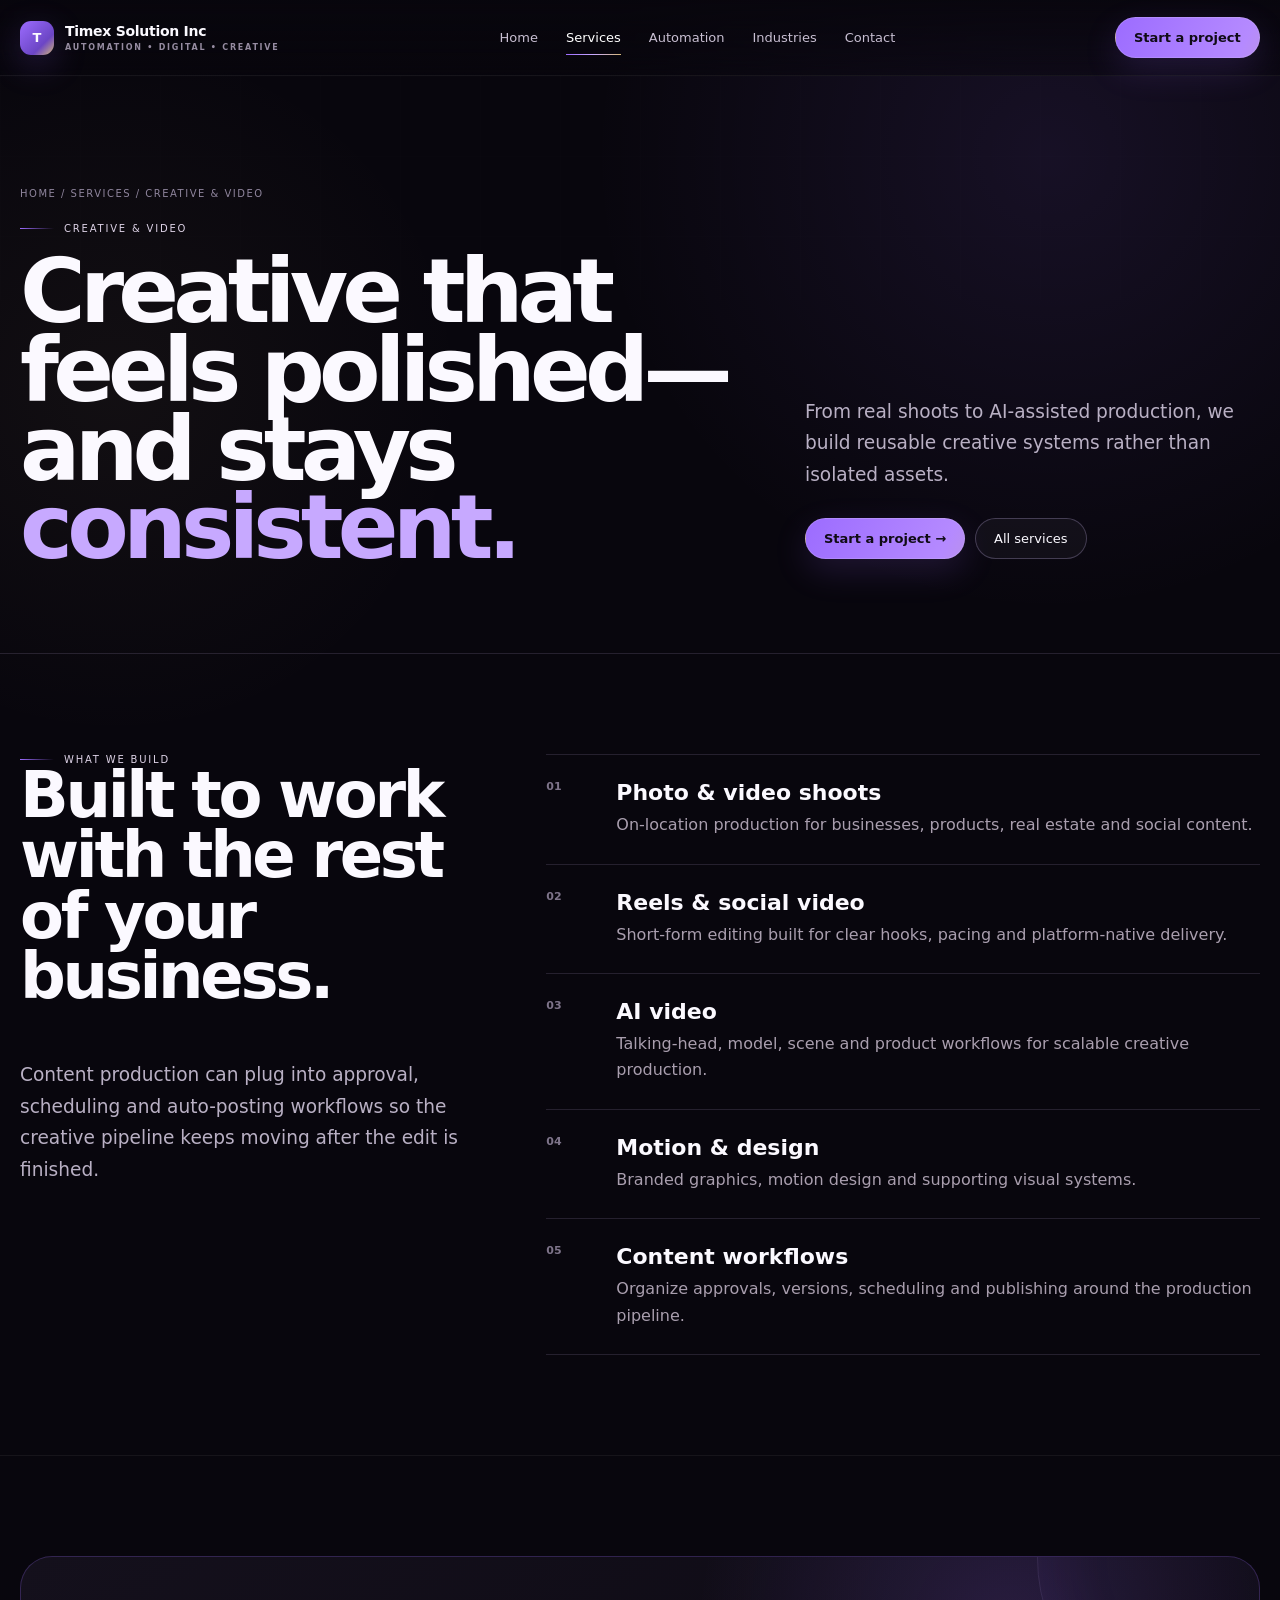
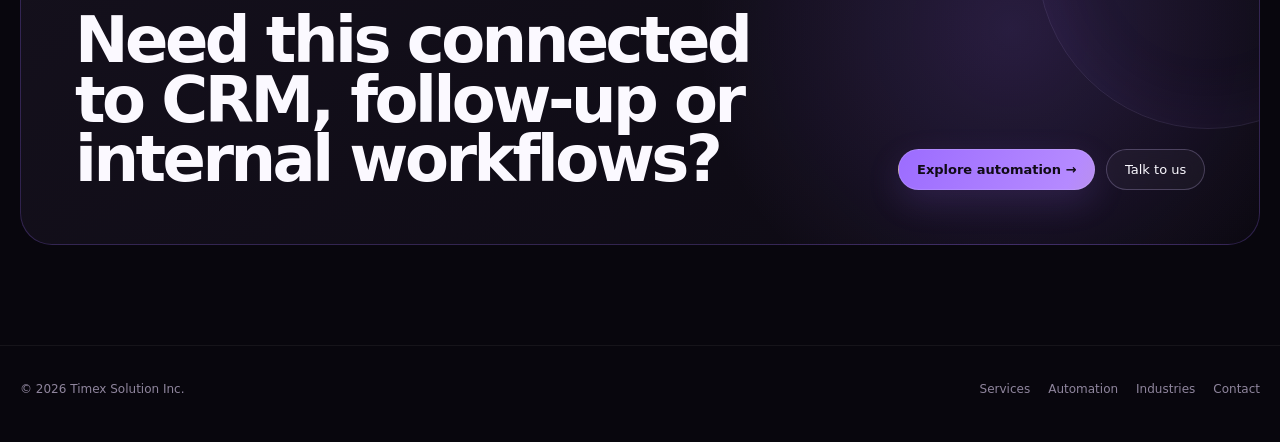
<file: creative-video.html>
<!doctype html>
<html lang="en"><head>
<meta charset="utf-8"><meta name="viewport" content="width=device-width,initial-scale=1,viewport-fit=cover"><meta name="theme-color" content="#08060d">
  <meta name="color-scheme" content="dark">
<title>Creative & Video — Timex Solution Inc</title><meta name="description" content="Video shoots, reels, AI video, editing, motion graphics and branded creative production.">
<link rel="stylesheet" href="/assets/css/site.css">
</head><body>
  <a class="skip-link" href="#main-content">Skip to content</a>
  <nav class="site-nav">
    <div class="shell nav-inner">
      <a class="brand" href="/"><span class="brand-mark">T</span><span class="brand-copy"><strong>Timex Solution Inc</strong><small>AUTOMATION • DIGITAL • CREATIVE</small></span></a>
      <div class="nav-links" aria-label="Primary navigation"><a data-nav href="/">Home</a><a data-nav href="/services">Services</a><a data-nav href="/automation">Automation</a><a data-nav href="/industries">Industries</a><a data-nav href="/contact">Contact</a></div>
      <a class="nav-cta" href="/contact">Start a project</a>
      <button class="menu-btn" type="button" aria-label="Open menu" aria-expanded="false" aria-controls="site-menu"><span></span></button>
    </div>
  </nav>
  <div class="mobile-menu" id="site-menu" aria-label="Mobile navigation" aria-hidden="true"><a href="/">Home</a><a href="/services">Services</a><a href="/automation">Automation</a><a href="/industries">Industries</a><a href="/contact">Contact</a></div>
<main id="main-content" class="page">
  <header class="page-hero"><div class="shell page-hero-grid">
    <div><div class="breadcrumbs">Home / Services / Creative & Video</div><div class="eyebrow hero-eyebrow">Creative & video</div><h1>Creative that feels polished—and stays <span class="accent">consistent.</span></h1></div>
    <div class="page-hero-side"><p class="lead">From real shoots to AI-assisted production, we build reusable creative systems rather than isolated assets.</p><div class="chapter-actions"><a class="btn primary" href="/contact">Start a project →</a><a class="btn ghost" href="/services">All services</a></div></div>
  </div></header>
  <section class="section"><div class="shell split"><div class="sticky-copy reveal"><div class="eyebrow">What we build</div><h2>Built to work with the rest of your business.</h2><p class="lead">Content production can plug into approval, scheduling and auto-posting workflows so the creative pipeline keeps moving after the edit is finished.</p></div><div class="rows"><div class="row reveal"><b>01</b><div><h3>Photo & video shoots</h3><p>On-location production for businesses, products, real estate and social content.</p></div></div><div class="row reveal"><b>02</b><div><h3>Reels & social video</h3><p>Short-form editing built for clear hooks, pacing and platform-native delivery.</p></div></div><div class="row reveal"><b>03</b><div><h3>AI video</h3><p>Talking-head, model, scene and product workflows for scalable creative production.</p></div></div><div class="row reveal"><b>04</b><div><h3>Motion & design</h3><p>Branded graphics, motion design and supporting visual systems.</p></div></div><div class="row reveal"><b>05</b><div><h3>Content workflows</h3><p>Organize approvals, versions, scheduling and publishing around the production pipeline.</p></div></div></div></div></section>
  <section class="section"><div class="shell"><div class="cta-box reveal"><h2>Need this connected to CRM, follow-up or internal workflows?</h2><div class="chapter-actions"><a class="btn primary" href="/automation">Explore automation →</a><a class="btn ghost" href="/contact">Talk to us</a></div></div></div></section>
</main>
  <footer class="page-footer"><div class="shell footer-inner"><div>© 2026 Timex Solution Inc.</div><div class="footer-links"><a href="/services">Services</a><a href="/automation">Automation</a><a href="/industries">Industries</a><a href="/contact">Contact</a></div></div></footer>
  <script src="/assets/js/site.js" defer></script></body></html>
</file>
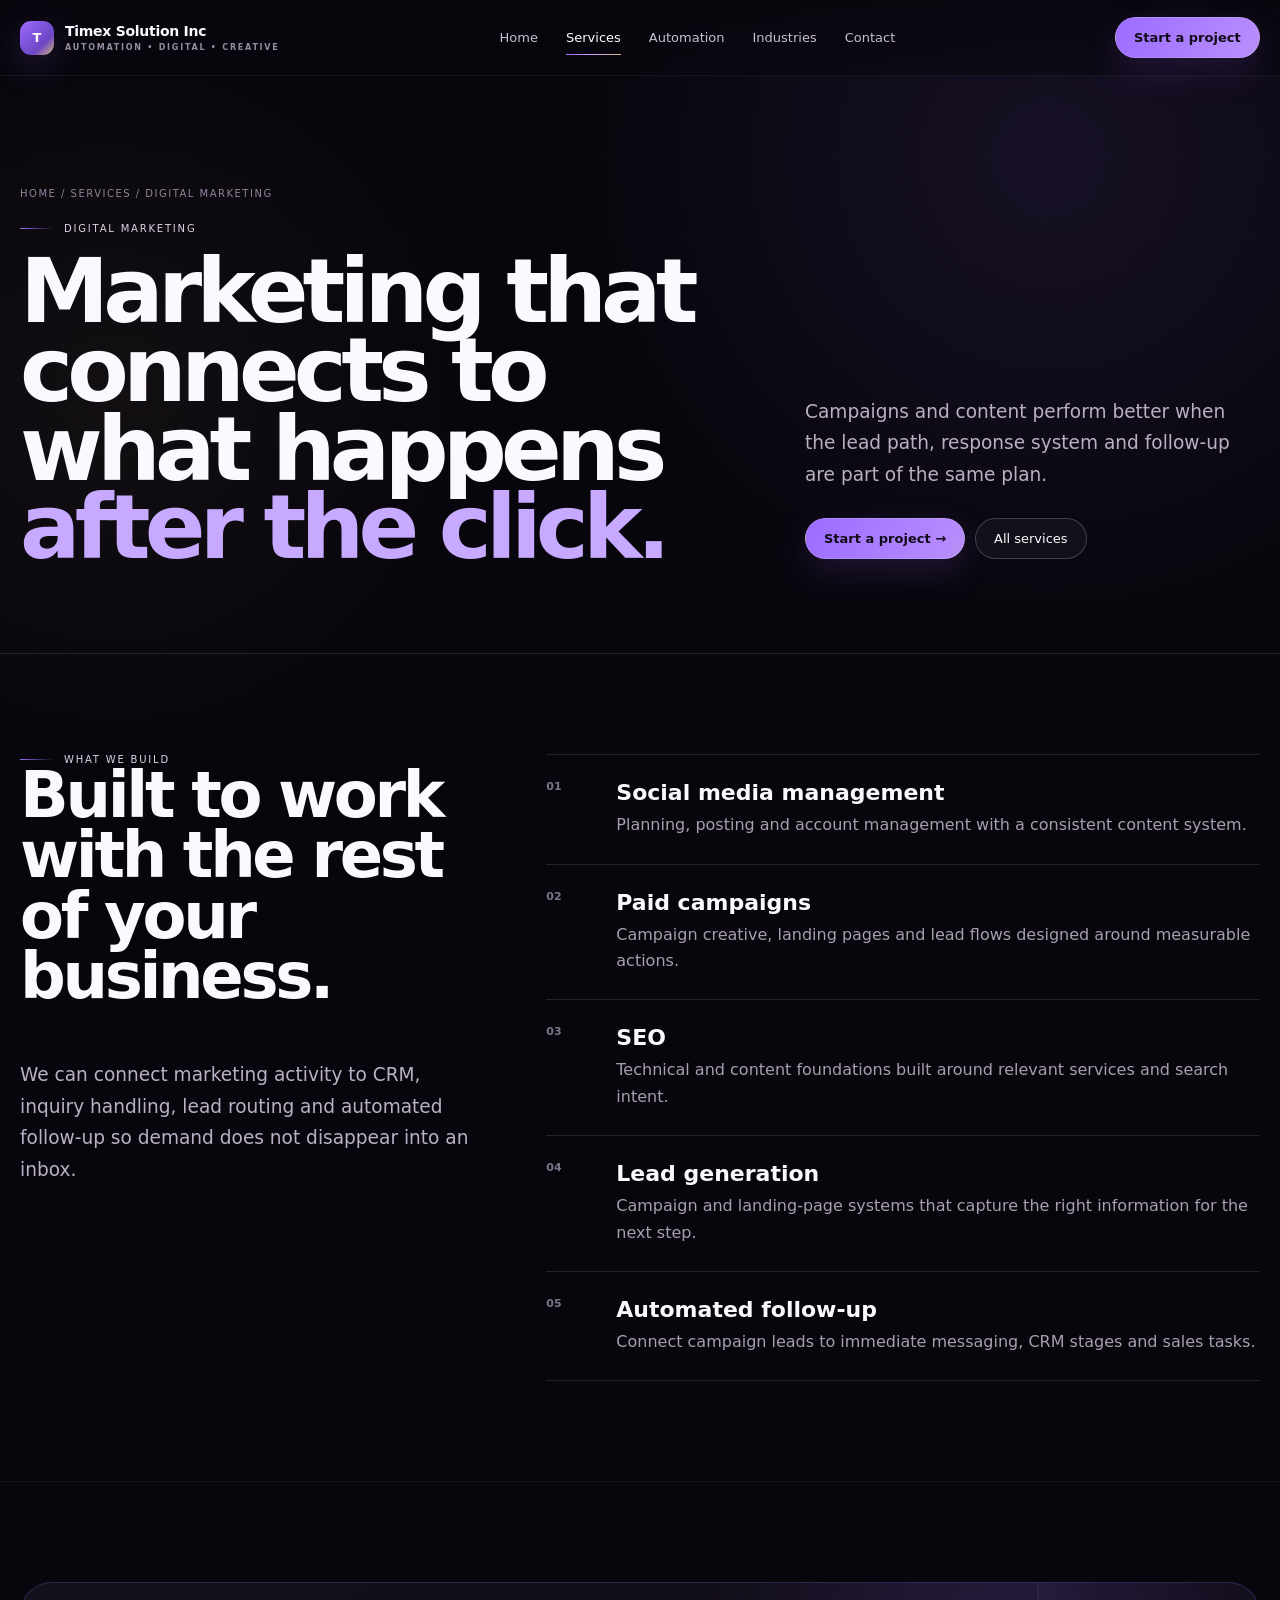
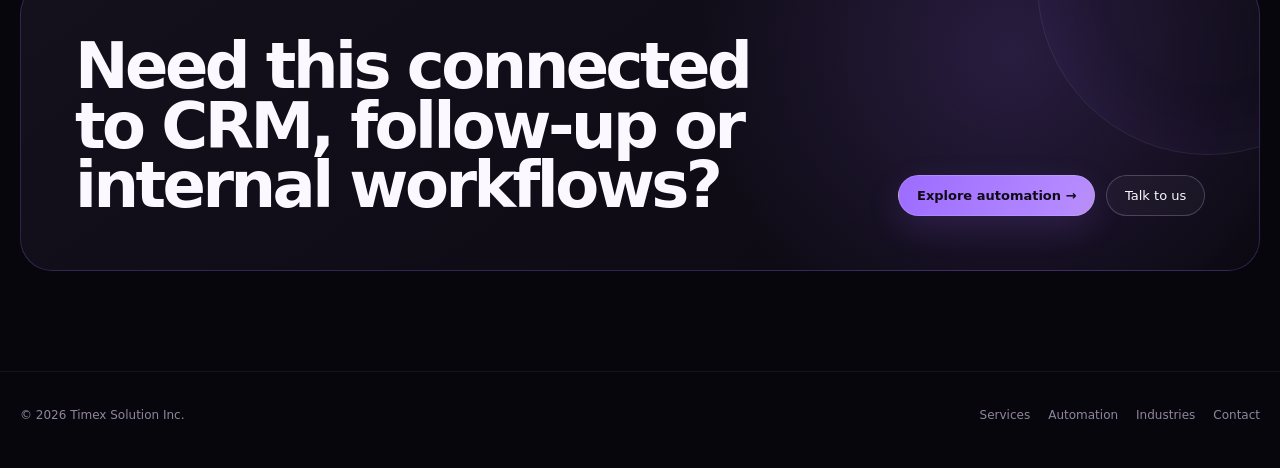
<file: digital-marketing.html>
<!doctype html>
<html lang="en"><head>
<meta charset="utf-8"><meta name="viewport" content="width=device-width,initial-scale=1,viewport-fit=cover"><meta name="theme-color" content="#08060d">
  <meta name="color-scheme" content="dark">
<title>Digital Marketing — Timex Solution Inc</title><meta name="description" content="Social media, SEO, paid campaigns, content systems and lead generation by Timex Solution Inc.">
<link rel="stylesheet" href="/assets/css/site.css">
</head><body>
  <a class="skip-link" href="#main-content">Skip to content</a>
  <nav class="site-nav">
    <div class="shell nav-inner">
      <a class="brand" href="/"><span class="brand-mark">T</span><span class="brand-copy"><strong>Timex Solution Inc</strong><small>AUTOMATION • DIGITAL • CREATIVE</small></span></a>
      <div class="nav-links" aria-label="Primary navigation"><a data-nav href="/">Home</a><a data-nav href="/services">Services</a><a data-nav href="/automation">Automation</a><a data-nav href="/industries">Industries</a><a data-nav href="/contact">Contact</a></div>
      <a class="nav-cta" href="/contact">Start a project</a>
      <button class="menu-btn" type="button" aria-label="Open menu" aria-expanded="false" aria-controls="site-menu"><span></span></button>
    </div>
  </nav>
  <div class="mobile-menu" id="site-menu" aria-label="Mobile navigation" aria-hidden="true"><a href="/">Home</a><a href="/services">Services</a><a href="/automation">Automation</a><a href="/industries">Industries</a><a href="/contact">Contact</a></div>
<main id="main-content" class="page">
  <header class="page-hero"><div class="shell page-hero-grid">
    <div><div class="breadcrumbs">Home / Services / Digital Marketing</div><div class="eyebrow hero-eyebrow">Digital marketing</div><h1>Marketing that connects to what happens <span class="accent">after the click.</span></h1></div>
    <div class="page-hero-side"><p class="lead">Campaigns and content perform better when the lead path, response system and follow-up are part of the same plan.</p><div class="chapter-actions"><a class="btn primary" href="/contact">Start a project →</a><a class="btn ghost" href="/services">All services</a></div></div>
  </div></header>
  <section class="section"><div class="shell split"><div class="sticky-copy reveal"><div class="eyebrow">What we build</div><h2>Built to work with the rest of your business.</h2><p class="lead">We can connect marketing activity to CRM, inquiry handling, lead routing and automated follow-up so demand does not disappear into an inbox.</p></div><div class="rows"><div class="row reveal"><b>01</b><div><h3>Social media management</h3><p>Planning, posting and account management with a consistent content system.</p></div></div><div class="row reveal"><b>02</b><div><h3>Paid campaigns</h3><p>Campaign creative, landing pages and lead flows designed around measurable actions.</p></div></div><div class="row reveal"><b>03</b><div><h3>SEO</h3><p>Technical and content foundations built around relevant services and search intent.</p></div></div><div class="row reveal"><b>04</b><div><h3>Lead generation</h3><p>Campaign and landing-page systems that capture the right information for the next step.</p></div></div><div class="row reveal"><b>05</b><div><h3>Automated follow-up</h3><p>Connect campaign leads to immediate messaging, CRM stages and sales tasks.</p></div></div></div></div></section>
  <section class="section"><div class="shell"><div class="cta-box reveal"><h2>Need this connected to CRM, follow-up or internal workflows?</h2><div class="chapter-actions"><a class="btn primary" href="/automation">Explore automation →</a><a class="btn ghost" href="/contact">Talk to us</a></div></div></div></section>
</main>
  <footer class="page-footer"><div class="shell footer-inner"><div>© 2026 Timex Solution Inc.</div><div class="footer-links"><a href="/services">Services</a><a href="/automation">Automation</a><a href="/industries">Industries</a><a href="/contact">Contact</a></div></div></footer>
  <script src="/assets/js/site.js" defer></script></body></html>
</file>
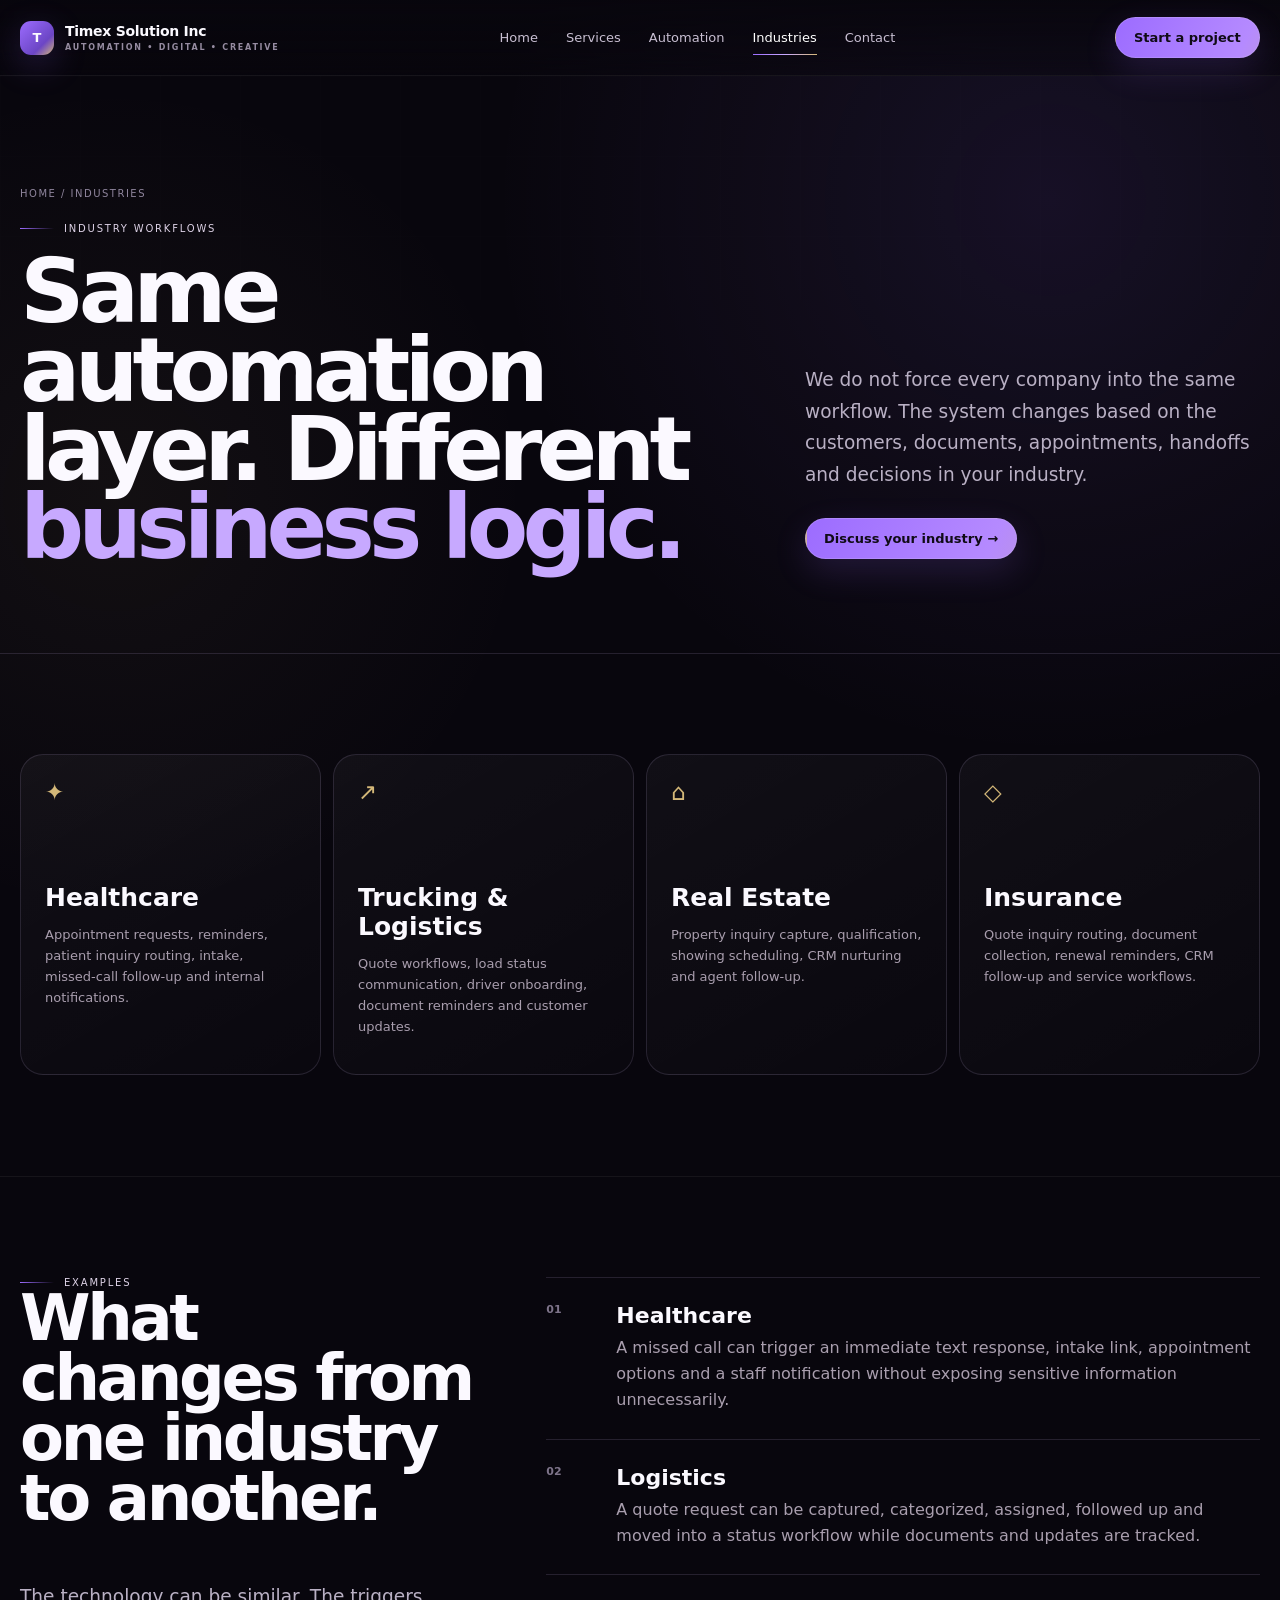
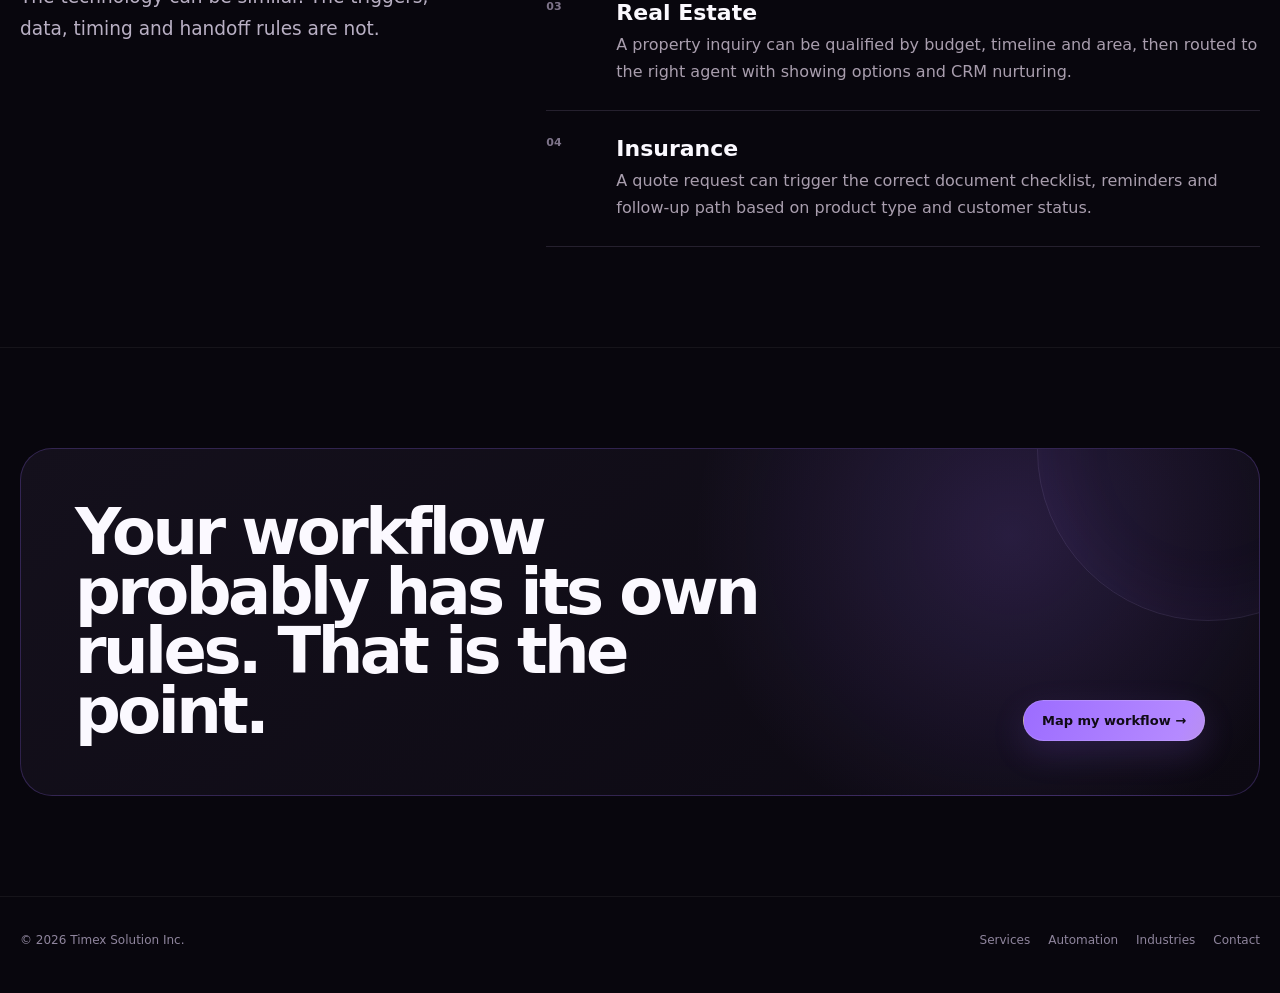
<file: industries.html>
<!doctype html>
<html lang="en"><head>
<meta charset="utf-8"><meta name="viewport" content="width=device-width,initial-scale=1,viewport-fit=cover"><meta name="theme-color" content="#08060d">
  <meta name="color-scheme" content="dark">
<title>Industry Automation — Timex Solution Inc</title><meta name="description" content="Automation workflows for healthcare, trucking and logistics, real estate, insurance and service businesses.">
<link rel="stylesheet" href="/assets/css/site.css">
</head><body>
  <a class="skip-link" href="#main-content">Skip to content</a>
  <nav class="site-nav">
    <div class="shell nav-inner">
      <a class="brand" href="/"><span class="brand-mark">T</span><span class="brand-copy"><strong>Timex Solution Inc</strong><small>AUTOMATION • DIGITAL • CREATIVE</small></span></a>
      <div class="nav-links" aria-label="Primary navigation"><a data-nav href="/">Home</a><a data-nav href="/services">Services</a><a data-nav href="/automation">Automation</a><a data-nav href="/industries">Industries</a><a data-nav href="/contact">Contact</a></div>
      <a class="nav-cta" href="/contact">Start a project</a>
      <button class="menu-btn" type="button" aria-label="Open menu" aria-expanded="false" aria-controls="site-menu"><span></span></button>
    </div>
  </nav>
  <div class="mobile-menu" id="site-menu" aria-label="Mobile navigation" aria-hidden="true"><a href="/">Home</a><a href="/services">Services</a><a href="/automation">Automation</a><a href="/industries">Industries</a><a href="/contact">Contact</a></div>
<main id="main-content" class="page">
  <header class="page-hero"><div class="shell page-hero-grid">
    <div><div class="breadcrumbs">Home / Industries</div><div class="eyebrow hero-eyebrow">Industry workflows</div><h1>Same automation layer. Different <span class="accent">business logic.</span></h1></div>
    <div class="page-hero-side"><p class="lead">We do not force every company into the same workflow. The system changes based on the customers, documents, appointments, handoffs and decisions in your industry.</p><div class="chapter-actions"><a class="btn primary" href="/contact">Discuss your industry →</a></div></div>
  </div></header>
  
<section class="section"><div class="shell">
  <div class="industry-grid">
    <div class="industry reveal"><div class="icon">✦</div><h3>Healthcare</h3><p>Appointment requests, reminders, patient inquiry routing, intake, missed-call follow-up and internal notifications.</p></div>
    <div class="industry reveal"><div class="icon">↗</div><h3>Trucking & Logistics</h3><p>Quote workflows, load status communication, driver onboarding, document reminders and customer updates.</p></div>
    <div class="industry reveal"><div class="icon">⌂</div><h3>Real Estate</h3><p>Property inquiry capture, qualification, showing scheduling, CRM nurturing and agent follow-up.</p></div>
    <div class="industry reveal"><div class="icon">◇</div><h3>Insurance</h3><p>Quote inquiry routing, document collection, renewal reminders, CRM follow-up and service workflows.</p></div>
  </div>
</div></section>
<section class="section"><div class="shell split">
  <div class="sticky-copy reveal"><div class="eyebrow">Examples</div><h2>What changes from one industry to another.</h2><p class="lead">The technology can be similar. The triggers, data, timing and handoff rules are not.</p></div>
  <div class="rows">
    <div class="row reveal"><b>01</b><div><h3>Healthcare</h3><p>A missed call can trigger an immediate text response, intake link, appointment options and a staff notification without exposing sensitive information unnecessarily.</p></div></div>
    <div class="row reveal"><b>02</b><div><h3>Logistics</h3><p>A quote request can be captured, categorized, assigned, followed up and moved into a status workflow while documents and updates are tracked.</p></div></div>
    <div class="row reveal"><b>03</b><div><h3>Real Estate</h3><p>A property inquiry can be qualified by budget, timeline and area, then routed to the right agent with showing options and CRM nurturing.</p></div></div>
    <div class="row reveal"><b>04</b><div><h3>Insurance</h3><p>A quote request can trigger the correct document checklist, reminders and follow-up path based on product type and customer status.</p></div></div>
  </div>
</div></section>
<section class="section"><div class="shell"><div class="cta-box reveal"><h2>Your workflow probably has its own rules. That is the point.</h2><div class="chapter-actions"><a class="btn primary" href="/contact">Map my workflow →</a></div></div></div></section>
</main>
  <footer class="page-footer"><div class="shell footer-inner"><div>© 2026 Timex Solution Inc.</div><div class="footer-links"><a href="/services">Services</a><a href="/automation">Automation</a><a href="/industries">Industries</a><a href="/contact">Contact</a></div></div></footer>
  <script src="/assets/js/site.js" defer></script></body></html>
</file>
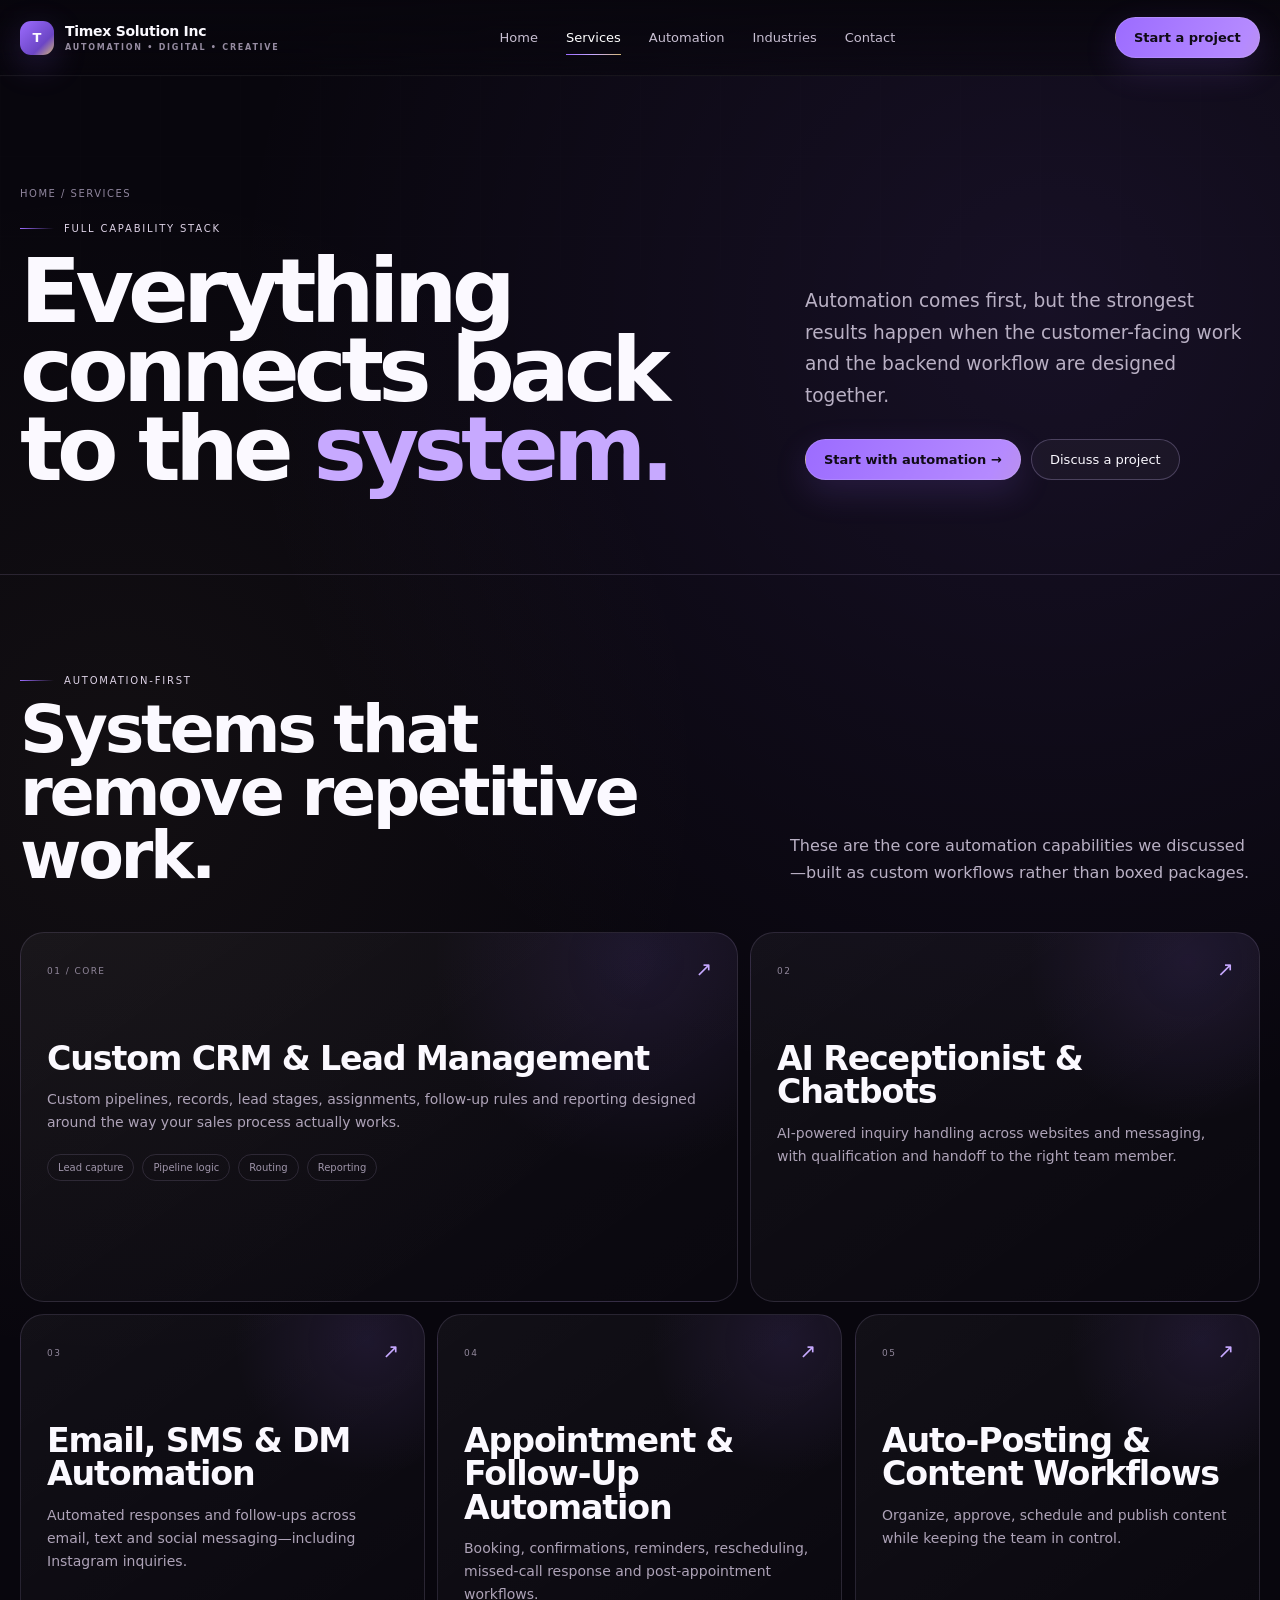
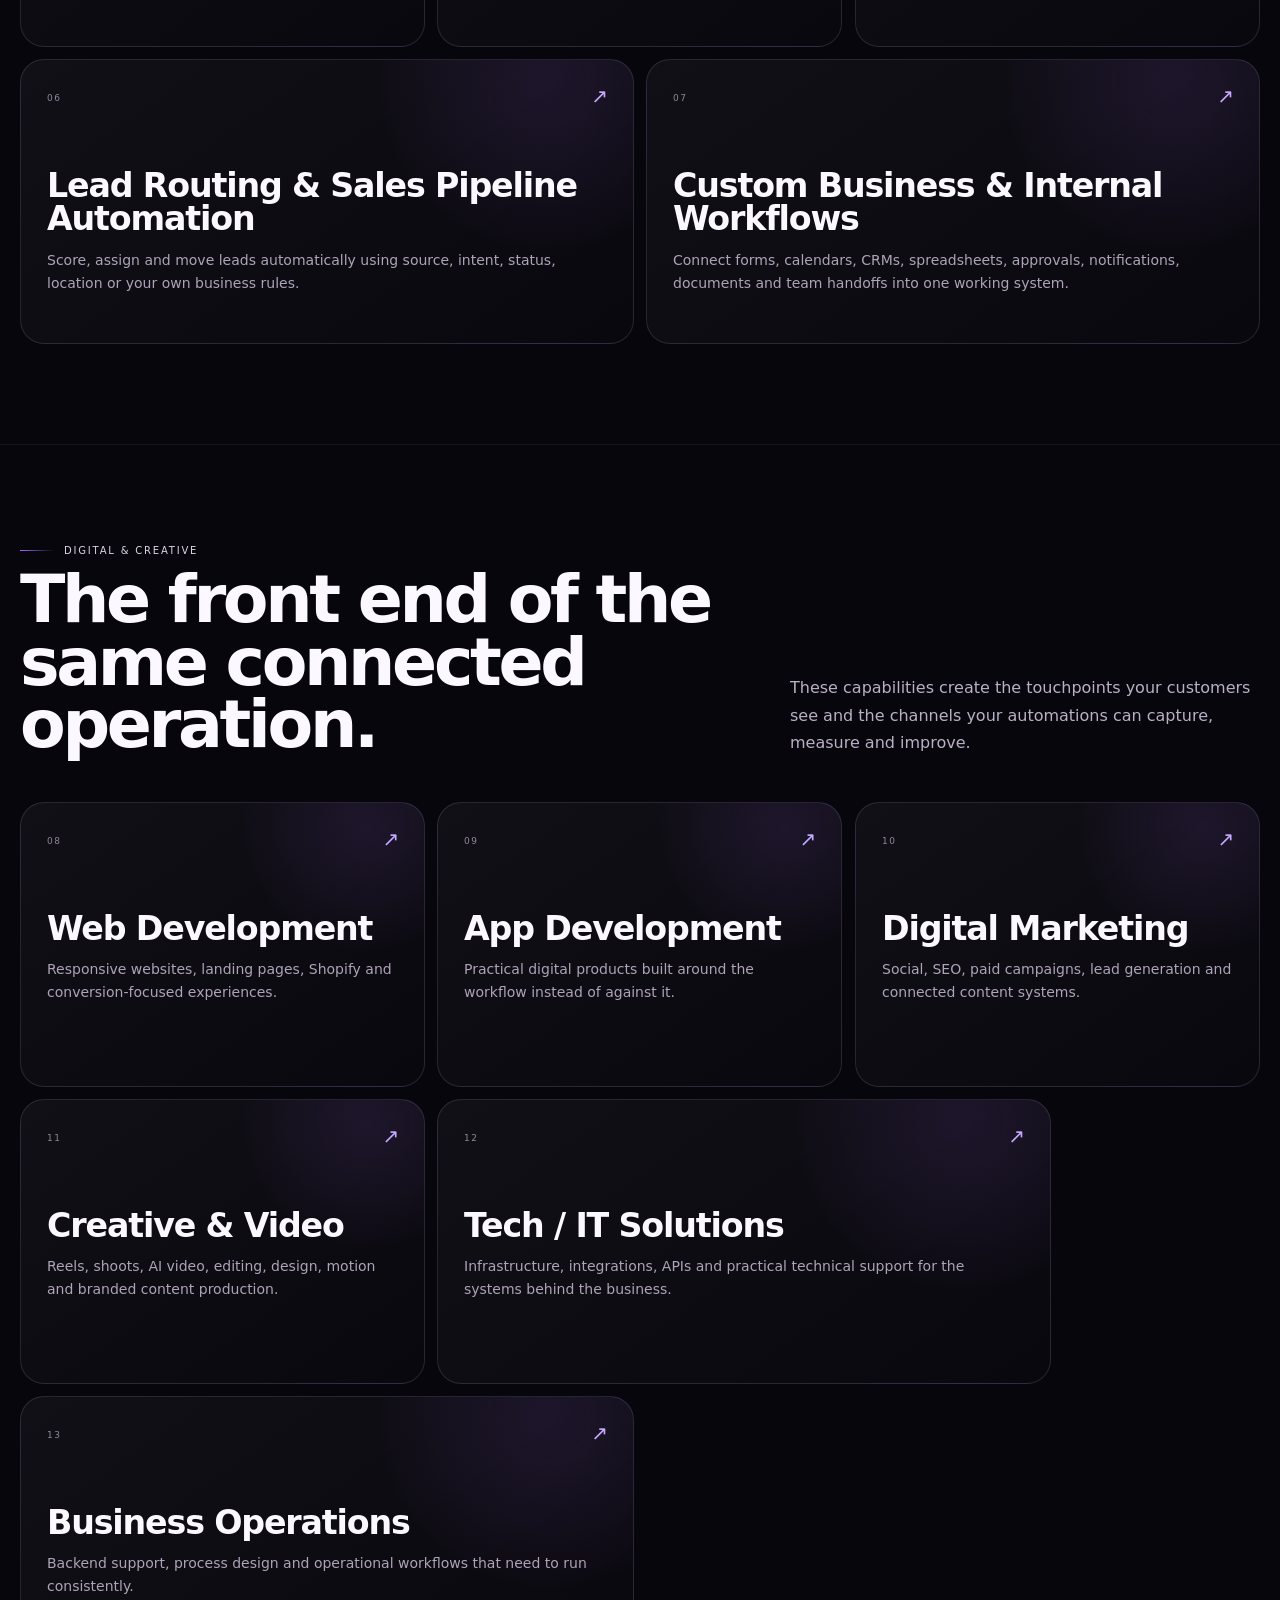
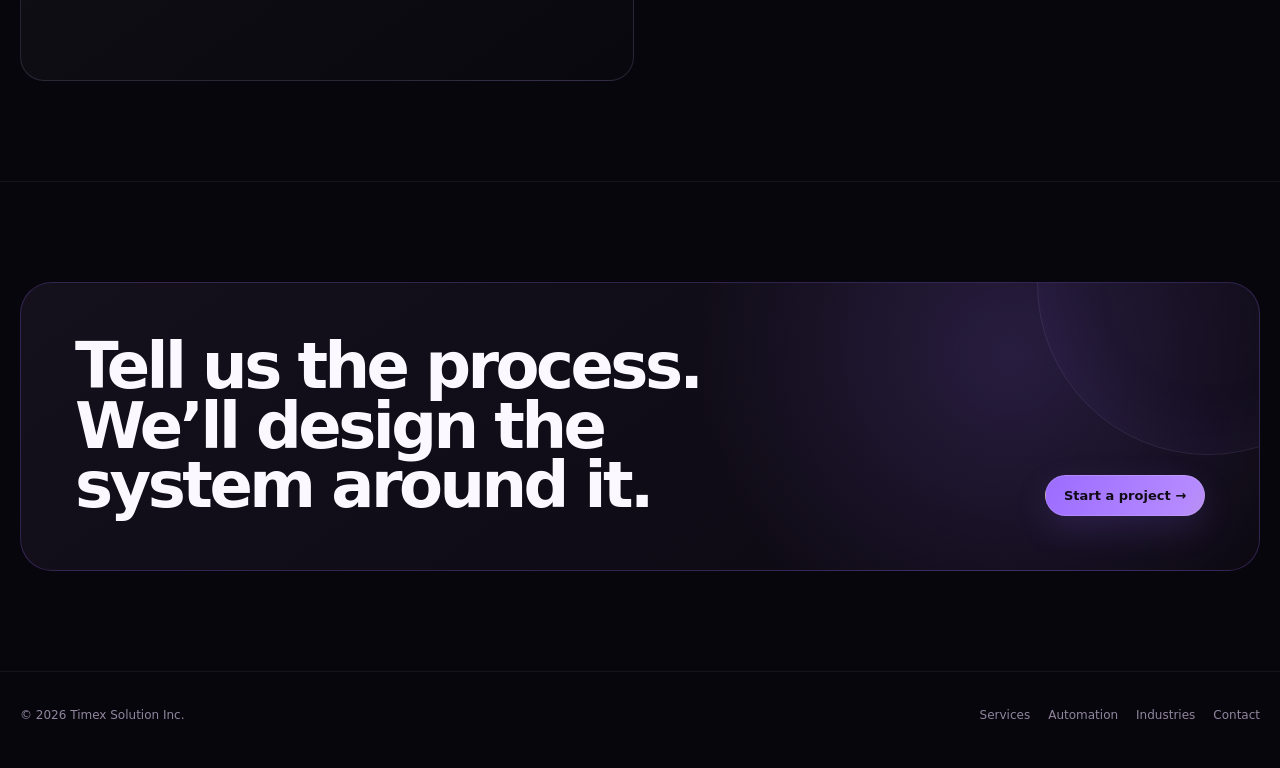
<file: services.html>
<!doctype html>
<html lang="en"><head>
<meta charset="utf-8"><meta name="viewport" content="width=device-width,initial-scale=1,viewport-fit=cover"><meta name="theme-color" content="#08060d">
  <meta name="color-scheme" content="dark">
<title>Services — Timex Solution Inc</title><meta name="description" content="Explore Timex Solution Inc services across AI automation, custom CRM, websites, apps, digital marketing, creative video, IT and business operations.">
<link rel="stylesheet" href="/assets/css/site.css">
</head><body>
  <a class="skip-link" href="#main-content">Skip to content</a>
  <nav class="site-nav">
    <div class="shell nav-inner">
      <a class="brand" href="/"><span class="brand-mark">T</span><span class="brand-copy"><strong>Timex Solution Inc</strong><small>AUTOMATION • DIGITAL • CREATIVE</small></span></a>
      <div class="nav-links" aria-label="Primary navigation"><a data-nav href="/">Home</a><a data-nav href="/services">Services</a><a data-nav href="/automation">Automation</a><a data-nav href="/industries">Industries</a><a data-nav href="/contact">Contact</a></div>
      <a class="nav-cta" href="/contact">Start a project</a>
      <button class="menu-btn" type="button" aria-label="Open menu" aria-expanded="false" aria-controls="site-menu"><span></span></button>
    </div>
  </nav>
  <div class="mobile-menu" id="site-menu" aria-label="Mobile navigation" aria-hidden="true"><a href="/">Home</a><a href="/services">Services</a><a href="/automation">Automation</a><a href="/industries">Industries</a><a href="/contact">Contact</a></div>
<main id="main-content" class="page">
  <header class="page-hero"><div class="shell page-hero-grid">
    <div><div class="breadcrumbs">Home / Services</div><div class="eyebrow hero-eyebrow">Full capability stack</div><h1>Everything connects back to the <span class="accent">system.</span></h1></div>
    <div class="page-hero-side"><p class="lead">Automation comes first, but the strongest results happen when the customer-facing work and the backend workflow are designed together.</p><div class="chapter-actions"><a class="btn primary" href="/automation">Start with automation →</a><a class="btn ghost" href="/contact">Discuss a project</a></div></div>
  </div></header>
  
<section class="section"><div class="shell">
  <div class="section-head reveal"><div><div class="eyebrow">Automation-first</div><h2>Systems that remove repetitive work.</h2></div><p>These are the core automation capabilities we discussed—built as custom workflows rather than boxed packages.</p></div>
  <div class="card-grid">
    <a class="service-card feature reveal" href="/automation"><span class="no">01 / CORE</span><span class="arrow">↗</span><h3>Custom CRM & Lead Management</h3><p>Custom pipelines, records, lead stages, assignments, follow-up rules and reporting designed around the way your sales process actually works.</p><div class="tag-list"><span class="tag">Lead capture</span><span class="tag">Pipeline logic</span><span class="tag">Routing</span><span class="tag">Reporting</span></div></a>
    <a class="service-card side reveal" href="/automation"><span class="no">02</span><span class="arrow">↗</span><h3>AI Receptionist & Chatbots</h3><p>AI-powered inquiry handling across websites and messaging, with qualification and handoff to the right team member.</p></a>
    <a class="service-card reveal" href="/automation"><span class="no">03</span><span class="arrow">↗</span><h3>Email, SMS & DM Automation</h3><p>Automated responses and follow-ups across email, text and social messaging—including Instagram inquiries.</p></a>
    <a class="service-card reveal" href="/automation"><span class="no">04</span><span class="arrow">↗</span><h3>Appointment & Follow-Up Automation</h3><p>Booking, confirmations, reminders, rescheduling, missed-call response and post-appointment workflows.</p></a>
    <a class="service-card reveal" href="/automation"><span class="no">05</span><span class="arrow">↗</span><h3>Auto-Posting & Content Workflows</h3><p>Organize, approve, schedule and publish content while keeping the team in control.</p></a>
    <a class="service-card wide reveal" href="/automation"><span class="no">06</span><span class="arrow">↗</span><h3>Lead Routing & Sales Pipeline Automation</h3><p>Score, assign and move leads automatically using source, intent, status, location or your own business rules.</p></a>
    <a class="service-card wide reveal" href="/automation"><span class="no">07</span><span class="arrow">↗</span><h3>Custom Business & Internal Workflows</h3><p>Connect forms, calendars, CRMs, spreadsheets, approvals, notifications, documents and team handoffs into one working system.</p></a>
  </div>
</div></section>
<section class="section"><div class="shell">
  <div class="section-head reveal"><div><div class="eyebrow">Digital & creative</div><h2>The front end of the same connected operation.</h2></div><p>These capabilities create the touchpoints your customers see and the channels your automations can capture, measure and improve.</p></div>
  <div class="card-grid">
    <a class="service-card reveal" href="/web-development"><span class="no">08</span><span class="arrow">↗</span><h3>Web Development</h3><p>Responsive websites, landing pages, Shopify and conversion-focused experiences.</p></a>
    <a class="service-card reveal" href="/app-development"><span class="no">09</span><span class="arrow">↗</span><h3>App Development</h3><p>Practical digital products built around the workflow instead of against it.</p></a>
    <a class="service-card reveal" href="/digital-marketing"><span class="no">10</span><span class="arrow">↗</span><h3>Digital Marketing</h3><p>Social, SEO, paid campaigns, lead generation and connected content systems.</p></a>
    <a class="service-card reveal" href="/creative-video"><span class="no">11</span><span class="arrow">↗</span><h3>Creative & Video</h3><p>Reels, shoots, AI video, editing, design, motion and branded content production.</p></a>
    <a class="service-card wide reveal" href="/tech-it"><span class="no">12</span><span class="arrow">↗</span><h3>Tech / IT Solutions</h3><p>Infrastructure, integrations, APIs and practical technical support for the systems behind the business.</p></a>
    <a class="service-card wide reveal" href="/business-operations"><span class="no">13</span><span class="arrow">↗</span><h3>Business Operations</h3><p>Backend support, process design and operational workflows that need to run consistently.</p></a>
  </div>
</div></section>
<section class="section"><div class="shell"><div class="cta-box reveal"><h2>Tell us the process. We’ll design the system around it.</h2><div class="chapter-actions"><a class="btn primary" href="/contact">Start a project →</a></div></div></div></section>
</main>
  <footer class="page-footer"><div class="shell footer-inner"><div>© 2026 Timex Solution Inc.</div><div class="footer-links"><a href="/services">Services</a><a href="/automation">Automation</a><a href="/industries">Industries</a><a href="/contact">Contact</a></div></div></footer>
  <script src="/assets/js/site.js" defer></script></body></html>
</file>
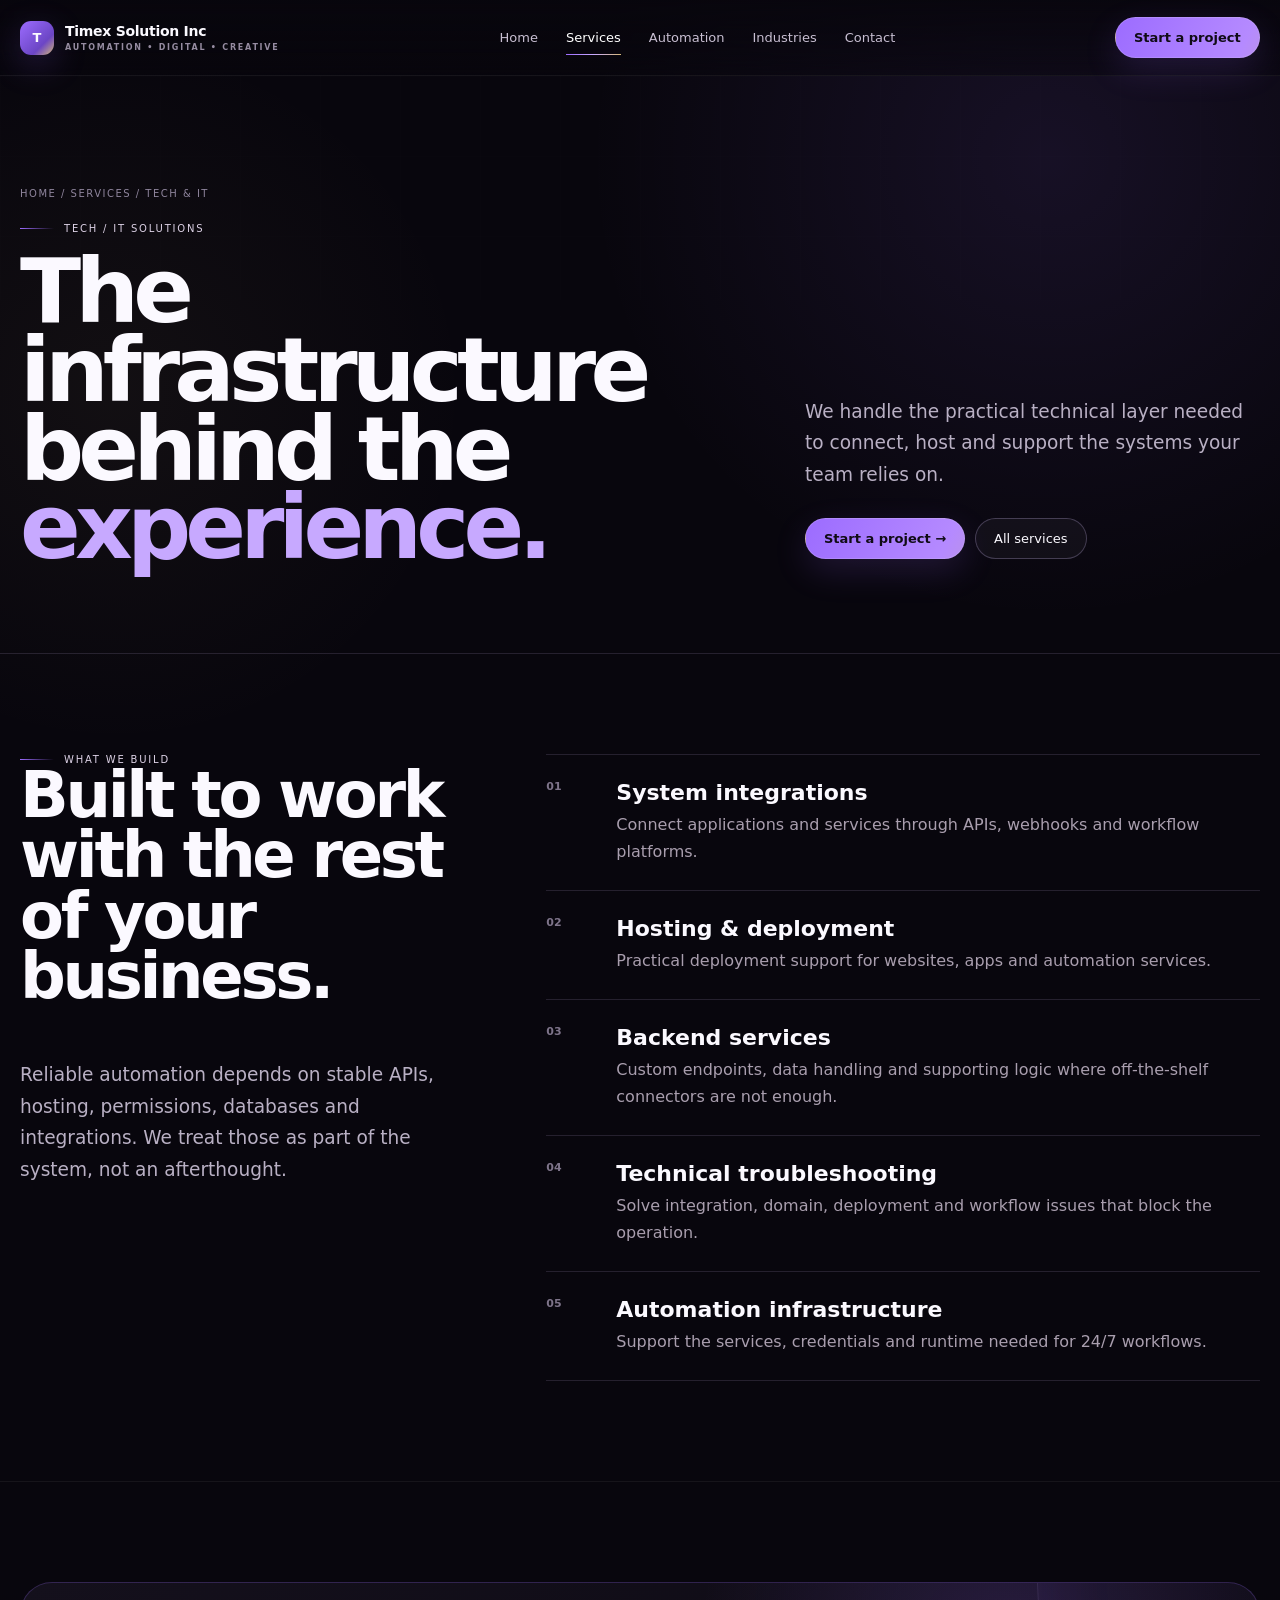
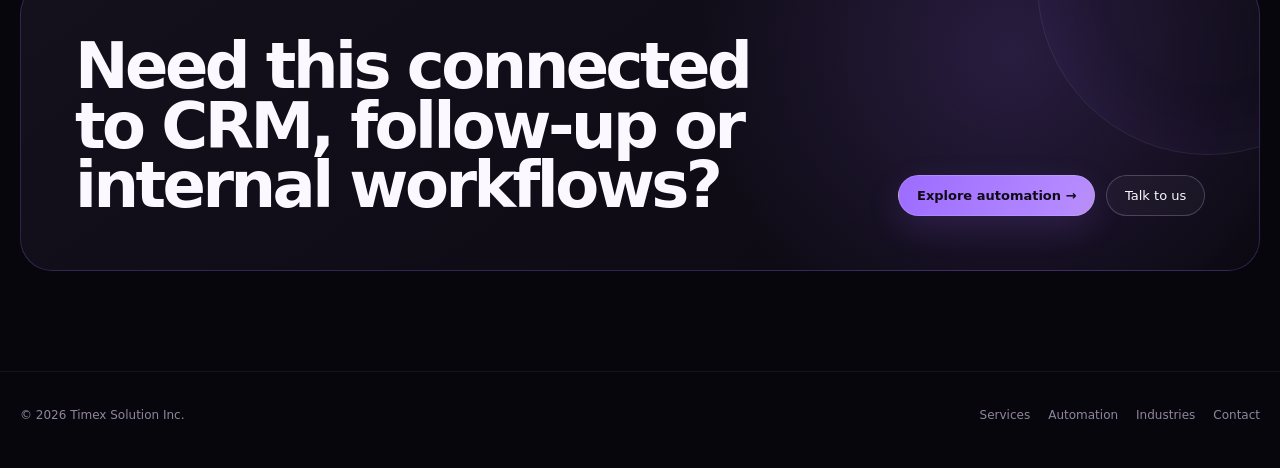
<file: tech-it.html>
<!doctype html>
<html lang="en"><head>
<meta charset="utf-8"><meta name="viewport" content="width=device-width,initial-scale=1,viewport-fit=cover"><meta name="theme-color" content="#08060d">
  <meta name="color-scheme" content="dark">
<title>Tech & IT Solutions — Timex Solution Inc</title><meta name="description" content="Integrations, infrastructure, APIs, hosting and practical technical solutions for business systems.">
<link rel="stylesheet" href="/assets/css/site.css">
</head><body>
  <a class="skip-link" href="#main-content">Skip to content</a>
  <nav class="site-nav">
    <div class="shell nav-inner">
      <a class="brand" href="/"><span class="brand-mark">T</span><span class="brand-copy"><strong>Timex Solution Inc</strong><small>AUTOMATION • DIGITAL • CREATIVE</small></span></a>
      <div class="nav-links" aria-label="Primary navigation"><a data-nav href="/">Home</a><a data-nav href="/services">Services</a><a data-nav href="/automation">Automation</a><a data-nav href="/industries">Industries</a><a data-nav href="/contact">Contact</a></div>
      <a class="nav-cta" href="/contact">Start a project</a>
      <button class="menu-btn" type="button" aria-label="Open menu" aria-expanded="false" aria-controls="site-menu"><span></span></button>
    </div>
  </nav>
  <div class="mobile-menu" id="site-menu" aria-label="Mobile navigation" aria-hidden="true"><a href="/">Home</a><a href="/services">Services</a><a href="/automation">Automation</a><a href="/industries">Industries</a><a href="/contact">Contact</a></div>
<main id="main-content" class="page">
  <header class="page-hero"><div class="shell page-hero-grid">
    <div><div class="breadcrumbs">Home / Services / Tech & IT</div><div class="eyebrow hero-eyebrow">Tech / IT solutions</div><h1>The infrastructure behind the <span class="accent">experience.</span></h1></div>
    <div class="page-hero-side"><p class="lead">We handle the practical technical layer needed to connect, host and support the systems your team relies on.</p><div class="chapter-actions"><a class="btn primary" href="/contact">Start a project →</a><a class="btn ghost" href="/services">All services</a></div></div>
  </div></header>
  <section class="section"><div class="shell split"><div class="sticky-copy reveal"><div class="eyebrow">What we build</div><h2>Built to work with the rest of your business.</h2><p class="lead">Reliable automation depends on stable APIs, hosting, permissions, databases and integrations. We treat those as part of the system, not an afterthought.</p></div><div class="rows"><div class="row reveal"><b>01</b><div><h3>System integrations</h3><p>Connect applications and services through APIs, webhooks and workflow platforms.</p></div></div><div class="row reveal"><b>02</b><div><h3>Hosting & deployment</h3><p>Practical deployment support for websites, apps and automation services.</p></div></div><div class="row reveal"><b>03</b><div><h3>Backend services</h3><p>Custom endpoints, data handling and supporting logic where off-the-shelf connectors are not enough.</p></div></div><div class="row reveal"><b>04</b><div><h3>Technical troubleshooting</h3><p>Solve integration, domain, deployment and workflow issues that block the operation.</p></div></div><div class="row reveal"><b>05</b><div><h3>Automation infrastructure</h3><p>Support the services, credentials and runtime needed for 24/7 workflows.</p></div></div></div></div></section>
  <section class="section"><div class="shell"><div class="cta-box reveal"><h2>Need this connected to CRM, follow-up or internal workflows?</h2><div class="chapter-actions"><a class="btn primary" href="/automation">Explore automation →</a><a class="btn ghost" href="/contact">Talk to us</a></div></div></div></section>
</main>
  <footer class="page-footer"><div class="shell footer-inner"><div>© 2026 Timex Solution Inc.</div><div class="footer-links"><a href="/services">Services</a><a href="/automation">Automation</a><a href="/industries">Industries</a><a href="/contact">Contact</a></div></div></footer>
  <script src="/assets/js/site.js" defer></script></body></html>
</file>
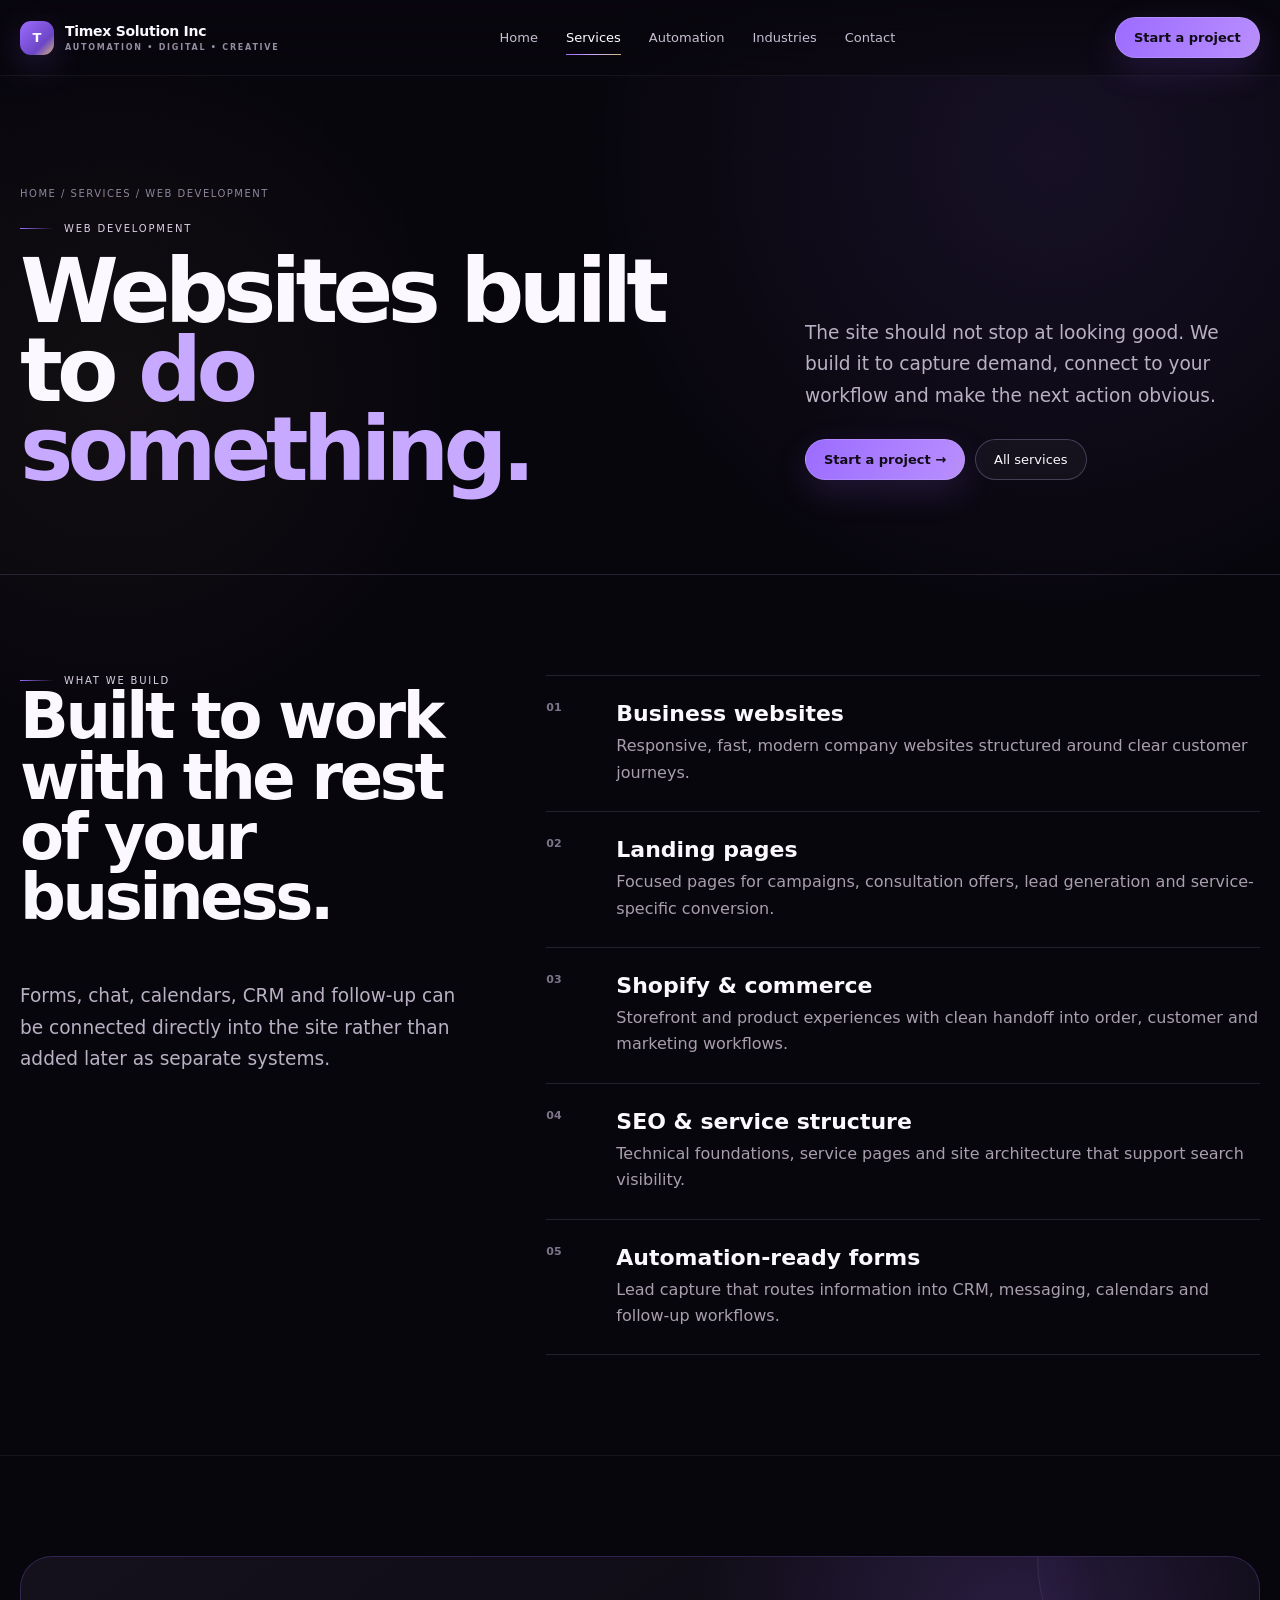
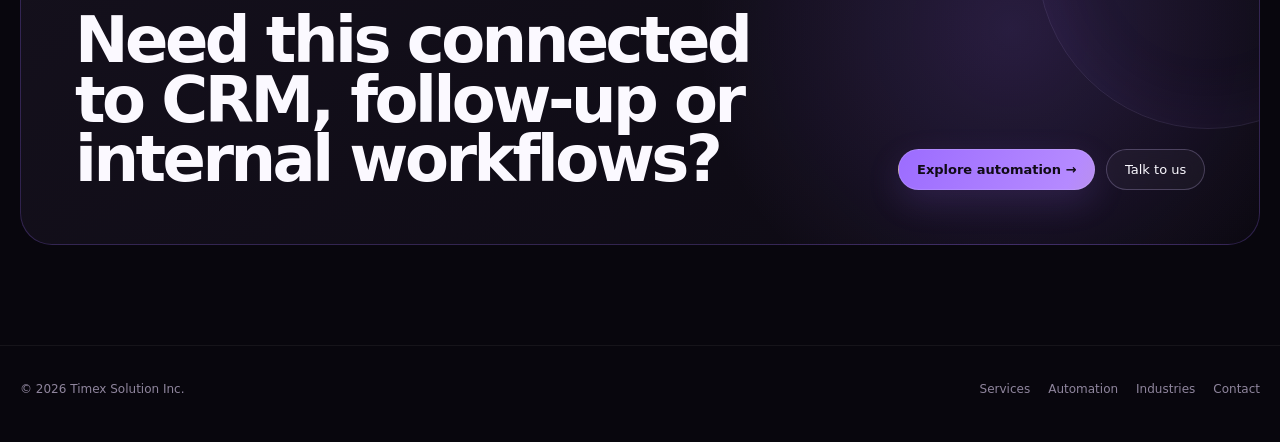
<file: web-development.html>
<!doctype html>
<html lang="en"><head>
<meta charset="utf-8"><meta name="viewport" content="width=device-width,initial-scale=1,viewport-fit=cover"><meta name="theme-color" content="#08060d">
  <meta name="color-scheme" content="dark">
<title>Web Development — Timex Solution Inc</title><meta name="description" content="Responsive websites, landing pages, Shopify and connected web experiences by Timex Solution Inc.">
<link rel="stylesheet" href="/assets/css/site.css">
</head><body>
  <a class="skip-link" href="#main-content">Skip to content</a>
  <nav class="site-nav">
    <div class="shell nav-inner">
      <a class="brand" href="/"><span class="brand-mark">T</span><span class="brand-copy"><strong>Timex Solution Inc</strong><small>AUTOMATION • DIGITAL • CREATIVE</small></span></a>
      <div class="nav-links" aria-label="Primary navigation"><a data-nav href="/">Home</a><a data-nav href="/services">Services</a><a data-nav href="/automation">Automation</a><a data-nav href="/industries">Industries</a><a data-nav href="/contact">Contact</a></div>
      <a class="nav-cta" href="/contact">Start a project</a>
      <button class="menu-btn" type="button" aria-label="Open menu" aria-expanded="false" aria-controls="site-menu"><span></span></button>
    </div>
  </nav>
  <div class="mobile-menu" id="site-menu" aria-label="Mobile navigation" aria-hidden="true"><a href="/">Home</a><a href="/services">Services</a><a href="/automation">Automation</a><a href="/industries">Industries</a><a href="/contact">Contact</a></div>
<main id="main-content" class="page">
  <header class="page-hero"><div class="shell page-hero-grid">
    <div><div class="breadcrumbs">Home / Services / Web Development</div><div class="eyebrow hero-eyebrow">Web development</div><h1>Websites built to <span class="accent">do something.</span></h1></div>
    <div class="page-hero-side"><p class="lead">The site should not stop at looking good. We build it to capture demand, connect to your workflow and make the next action obvious.</p><div class="chapter-actions"><a class="btn primary" href="/contact">Start a project →</a><a class="btn ghost" href="/services">All services</a></div></div>
  </div></header>
  <section class="section"><div class="shell split"><div class="sticky-copy reveal"><div class="eyebrow">What we build</div><h2>Built to work with the rest of your business.</h2><p class="lead">Forms, chat, calendars, CRM and follow-up can be connected directly into the site rather than added later as separate systems.</p></div><div class="rows"><div class="row reveal"><b>01</b><div><h3>Business websites</h3><p>Responsive, fast, modern company websites structured around clear customer journeys.</p></div></div><div class="row reveal"><b>02</b><div><h3>Landing pages</h3><p>Focused pages for campaigns, consultation offers, lead generation and service-specific conversion.</p></div></div><div class="row reveal"><b>03</b><div><h3>Shopify & commerce</h3><p>Storefront and product experiences with clean handoff into order, customer and marketing workflows.</p></div></div><div class="row reveal"><b>04</b><div><h3>SEO & service structure</h3><p>Technical foundations, service pages and site architecture that support search visibility.</p></div></div><div class="row reveal"><b>05</b><div><h3>Automation-ready forms</h3><p>Lead capture that routes information into CRM, messaging, calendars and follow-up workflows.</p></div></div></div></div></section>
  <section class="section"><div class="shell"><div class="cta-box reveal"><h2>Need this connected to CRM, follow-up or internal workflows?</h2><div class="chapter-actions"><a class="btn primary" href="/automation">Explore automation →</a><a class="btn ghost" href="/contact">Talk to us</a></div></div></div></section>
</main>
  <footer class="page-footer"><div class="shell footer-inner"><div>© 2026 Timex Solution Inc.</div><div class="footer-links"><a href="/services">Services</a><a href="/automation">Automation</a><a href="/industries">Industries</a><a href="/contact">Contact</a></div></div></footer>
  <script src="/assets/js/site.js" defer></script></body></html>
</file>
<file: assets/css/site.css>
/* ==========================================================================
   TIMEX SOLUTION INC — SHARED SITE STYLES
   Structure:
   1. Design tokens
   2. Reset / accessibility
   3. Navigation
   4. Reusable interactive components
   5. Homepage scroll experience
   6. Internal pages
   7. Forms / footer
   8. Responsive / reduced motion
   ========================================================================== */

/* 1. DESIGN TOKENS -------------------------------------------------------- */
:root{
  color-scheme:dark;
  --bg:#08060d;
  --bg-elevated:#0d0a13;
  --surface:#12101a;
  --surface-2:#181421;
  --text:#fbf9ff;
  --muted:#b9b0c4;
  --muted-2:#8f859d;
  --line:rgba(210,190,245,.14);
  --line-strong:rgba(210,190,245,.26);
  --violet:#9c6cff;
  --violet-soft:#c7a9ff;
  --gold:#d4b879;
  --danger:#ff8caa;
  --max:1240px;
  --nav-height:76px;
  --radius:28px;
  --ease:cubic-bezier(.2,.75,.25,1);
  --shadow:0 24px 70px rgba(4,2,9,.34);
}

/* 2. RESET / ACCESSIBILITY ------------------------------------------------ */
*{box-sizing:border-box}
html{background:var(--bg);scroll-behavior:smooth}
body{
  margin:0;
  min-width:320px;
  background:var(--bg);
  color:var(--text);
  font-family:Inter,ui-sans-serif,system-ui,-apple-system,BlinkMacSystemFont,"Segoe UI",sans-serif;
  overflow-x:hidden;
  text-rendering:optimizeLegibility;
  -webkit-font-smoothing:antialiased;
}
body.menu-open{overflow:hidden}
a{color:inherit;text-decoration:none}
button,input,textarea,select{font:inherit}
button{color:inherit}
img,canvas{display:block;max-width:100%}
h1,h2,h3,p{margin-top:0}
::selection{background:var(--violet);color:#100b16}
:focus-visible{
  outline:2px solid var(--violet-soft);
  outline-offset:4px;
  border-radius:8px;
}
.skip-link{
  position:fixed;
  z-index:2000;
  top:12px;
  left:12px;
  padding:10px 14px;
  border-radius:999px;
  background:#fff;
  color:#100b16;
  font-size:13px;
  font-weight:800;
  transform:translateY(-160%);
  transition:transform .2s ease;
}
.skip-link:focus{transform:none}
.shell{width:min(var(--max),calc(100% - 40px));margin-inline:auto}
.accent{color:var(--violet-soft)}
.eyebrow{
  display:flex;
  align-items:center;
  gap:10px;
  color:#ddd2e6;
  font-size:10px;
  letter-spacing:.18em;
  text-transform:uppercase;
}
.eyebrow::before{
  content:"";
  width:34px;
  height:1px;
  flex:0 0 auto;
  background:linear-gradient(90deg,var(--violet),transparent);
}
.lead{
  color:var(--muted);
  font-size:clamp(16px,1.45vw,20px);
  line-height:1.7;
}

/* 3. NAVIGATION ----------------------------------------------------------- */
.site-nav{
  position:fixed;
  z-index:1000;
  inset:0 0 auto;
  height:var(--nav-height);
  border-bottom:1px solid rgba(255,255,255,.06);
  background:linear-gradient(to bottom,rgba(8,6,13,.9),rgba(8,6,13,.48));
  backdrop-filter:blur(20px);
  -webkit-backdrop-filter:blur(20px);
}
.home .site-nav{
  background:linear-gradient(to bottom,rgba(8,6,13,.68),transparent);
  border-bottom-color:rgba(255,255,255,.04);
}
.nav-inner{
  height:100%;
  display:flex;
  align-items:center;
  justify-content:space-between;
  gap:24px;
}
.brand{
  display:flex;
  align-items:center;
  gap:11px;
  min-width:max-content;
}
.brand-mark{
  width:34px;
  height:34px;
  display:grid;
  place-items:center;
  border-radius:11px;
  background:linear-gradient(135deg,var(--violet),#6c46c5 68%,var(--gold));
  box-shadow:0 10px 34px rgba(156,108,255,.22);
  font-size:13px;
  font-weight:900;
  transition:transform .35s var(--ease),box-shadow .35s ease;
}
.brand:hover .brand-mark{
  transform:rotate(-5deg) scale(1.06);
  box-shadow:0 14px 42px rgba(156,108,255,.34);
}
.brand-copy strong{
  display:block;
  font-size:14px;
  line-height:1;
  letter-spacing:-.02em;
}
.brand-copy small{
  display:block;
  margin-top:5px;
  color:#968ca1;
  font-size:8px;
  font-weight:750;
  letter-spacing:.22em;
}
.nav-links{
  display:flex;
  align-items:center;
  gap:28px;
  color:#c8bfd2;
  font-size:13px;
}
.nav-links a,.mobile-menu a{
  position:relative;
  transition:color .22s ease;
}
.nav-links a::after{
  content:"";
  position:absolute;
  left:50%;
  right:50%;
  bottom:-10px;
  height:1px;
  background:linear-gradient(90deg,var(--violet),var(--violet-soft),var(--gold));
  transition:left .28s var(--ease),right .28s var(--ease);
}
.nav-links a:hover,.nav-links a.active{color:#fff}
.nav-links a:hover::after,.nav-links a.active::after{left:0;right:0}
.menu-btn{
  display:none;
  width:42px;
  height:42px;
  padding:0;
  border:1px solid var(--line);
  border-radius:50%;
  background:rgba(255,255,255,.035);
  align-items:center;
  justify-content:center;
  cursor:pointer;
}
.menu-btn span,.menu-btn::before,.menu-btn::after{
  content:"";
  display:block;
  width:16px;
  height:1px;
  background:#fff;
  transition:transform .28s var(--ease),opacity .2s ease;
}
.menu-btn span{margin:4px 0}
.menu-btn[aria-expanded="true"] span{opacity:0}
.menu-btn[aria-expanded="true"]::before{transform:translateY(5px) rotate(45deg)}
.menu-btn[aria-expanded="true"]::after{transform:translateY(-5px) rotate(-45deg)}
.mobile-menu{
  display:grid;
  position:fixed;
  z-index:999;
  top:var(--nav-height);
  left:0;
  right:0;
  padding:12px 20px 24px;
  border-bottom:1px solid var(--line);
  background:rgba(10,8,16,.97);
  backdrop-filter:blur(20px);
  -webkit-backdrop-filter:blur(20px);
  opacity:0;
  visibility:hidden;
  transform:translateY(-14px);
  pointer-events:none;
  transition:opacity .24s ease,transform .32s var(--ease),visibility .32s;
}
.mobile-menu.open{
  opacity:1;
  visibility:visible;
  transform:none;
  pointer-events:auto;
}
.mobile-menu a{
  padding:14px 4px;
  border-bottom:1px solid rgba(255,255,255,.06);
  color:#ddd4e8;
}
.mobile-menu a.active{color:#fff}

/* 4. REUSABLE INTERACTIVE COMPONENTS ------------------------------------- */
.nav-cta,.btn{
  --mag-x:0px;
  --mag-y:0px;
  --lift:0px;
  position:relative;
  isolation:isolate;
  overflow:hidden;
  display:inline-flex;
  align-items:center;
  justify-content:center;
  gap:9px;
  border:1px solid var(--line-strong);
  border-radius:999px;
  padding:12px 18px;
  font-size:13px;
  cursor:pointer;
  transform:translate3d(var(--mag-x),calc(var(--mag-y) + var(--lift)),0);
  transition:transform .24s var(--ease),border-color .25s ease,box-shadow .25s ease,background-position .45s ease;
  will-change:transform;
}
.nav-cta::before,.btn::before{
  content:"";
  position:absolute;
  z-index:2;
  top:-160%;
  left:-35%;
  width:28%;
  height:420%;
  pointer-events:none;
  background:linear-gradient(90deg,transparent,rgba(255,255,255,.44),transparent);
  transform:rotate(19deg) translateX(-520%);
  transition:transform .65s var(--ease);
  opacity:.56;
}
.nav-cta::after,.btn::after{
  content:"";
  position:absolute;
  z-index:-1;
  inset:-1px;
  pointer-events:none;
  opacity:0;
  background:radial-gradient(circle at var(--pointer-x,50%) var(--pointer-y,50%),rgba(255,255,255,.22),transparent 36%);
  transition:opacity .25s ease;
}
.nav-cta:hover::before,.btn:hover::before{transform:rotate(19deg) translateX(620%)}
.nav-cta:hover::after,.btn:hover::after{opacity:1}
.nav-cta:hover,.btn:hover{--lift:-2px}
.nav-cta:active,.btn:active{--lift:1px;transform:scale(.985) translate3d(var(--mag-x),var(--mag-y),0)}
.nav-cta,.btn.primary{
  color:#100b16;
  font-weight:850;
  background:linear-gradient(115deg,var(--violet),#b58aff 48%,var(--gold) 110%);
  background-size:180% 180%;
  box-shadow:0 12px 34px rgba(156,108,255,.16);
}
.nav-cta:hover,.btn.primary:hover{
  background-position:100% 50%;
  box-shadow:0 16px 42px rgba(156,108,255,.27);
}
.btn.ghost{
  background:rgba(255,255,255,.035);
  backdrop-filter:blur(12px);
  -webkit-backdrop-filter:blur(12px);
}
.btn.ghost:hover{
  border-color:rgba(199,169,255,.4);
  background:rgba(156,108,255,.08);
}
.chapter-actions{
  display:flex;
  gap:10px;
  flex-wrap:wrap;
  margin-top:28px;
  pointer-events:auto;
}
.chip-row{
  display:flex;
  gap:8px;
  flex-wrap:wrap;
  margin-top:24px;
  pointer-events:auto;
}
.chip{
  --mag-x:0px;
  --mag-y:0px;
  position:relative;
  overflow:hidden;
  border:1px solid rgba(211,193,241,.18);
  border-radius:999px;
  padding:9px 12px;
  background:rgba(12,9,18,.48);
  color:#dcd4e7;
  font-size:11px;
  backdrop-filter:blur(14px);
  -webkit-backdrop-filter:blur(14px);
  transform:translate3d(var(--mag-x),var(--mag-y),0);
  transition:transform .22s var(--ease),border-color .22s ease,background .22s ease,box-shadow .22s ease;
}
.chip::after{
  content:"";
  position:absolute;
  inset:auto 12px 0;
  height:1px;
  background:linear-gradient(90deg,transparent,var(--violet-soft),transparent);
  transform:scaleX(0);
  transition:transform .3s var(--ease);
}
.chip:hover{
  border-color:rgba(156,108,255,.55);
  background:rgba(156,108,255,.13);
  box-shadow:0 10px 32px rgba(8,4,18,.22);
}
.chip:hover::after{transform:scaleX(1)}

.reveal{
  opacity:0;
  transform:translateY(22px);
  transition:opacity .7s ease,transform .7s var(--ease);
  transition-delay:var(--reveal-delay,0ms);
}
.reveal.visible{opacity:1;transform:none}

/* Pointer-reactive card base */
.service-card,.industry,.float-card{
  --tilt-x:0deg;
  --tilt-y:0deg;
  --card-lift:0px;
  --spot-x:50%;
  --spot-y:50%;
  position:relative;
  isolation:isolate;
  overflow:hidden;
  transform:perspective(1000px) translateY(var(--card-lift)) rotateX(var(--tilt-x)) rotateY(var(--tilt-y));
  transition:transform .28s var(--ease),border-color .28s ease,box-shadow .28s ease,background .28s ease;
  transform-style:preserve-3d;
  will-change:transform;
}
.service-card::before,.industry::before,.float-card::before{
  content:"";
  position:absolute;
  inset:0;
  pointer-events:none;
  opacity:0;
  background:radial-gradient(circle at var(--spot-x) var(--spot-y),rgba(174,132,255,.20),transparent 34%);
  transition:opacity .25s ease;
}
.service-card:hover::before,.industry:hover::before,.float-card:hover::before{opacity:1}
.service-card:hover,.industry:hover,.float-card:hover{--card-lift:-6px}

/* 5. HOMEPAGE SCROLL EXPERIENCE ------------------------------------------ */
.experience{
  position:relative;
  height:780vh;
  min-height:780vh;
  background:var(--bg);
}
.experience-sticky{
  position:sticky;
  top:0;
  height:100vh;
  height:100svh;
  height:100dvh;
  overflow:hidden;
  isolation:isolate;
  background:#08060d;
}
.scene-stage{
  position:absolute;
  z-index:1;
  inset:0;
  background:
    radial-gradient(circle at 72% 36%,rgba(123,78,205,.30),transparent 28%),
    radial-gradient(circle at 16% 70%,rgba(212,184,121,.12),transparent 24%),
    linear-gradient(135deg,#0c0913,#07060b 54%,#110d18);
}
.robot-canvas{
  position:absolute;
  inset:0;
  width:100%;
  height:100%;
  opacity:0;
  background:#08060d;
  transition:opacity .2s ease;
  contain:strict;
}
.robot-canvas.ready{opacity:1}
.scene-lines{
  position:absolute;
  inset:0;
  opacity:.2;
  background-image:
    linear-gradient(rgba(255,255,255,.042) 1px,transparent 1px),
    linear-gradient(90deg,rgba(255,255,255,.042) 1px,transparent 1px);
  background-size:72px 72px;
  mask-image:linear-gradient(to bottom,transparent 4%,#000 35%,#000 76%,transparent 100%);
  -webkit-mask-image:linear-gradient(to bottom,transparent 4%,#000 35%,#000 76%,transparent 100%);
}
.scene-glow{
  position:absolute;
  inset:-20%;
  background:conic-gradient(from 190deg at 70% 44%,transparent,rgba(156,108,255,.09),transparent 30%,rgba(212,184,121,.05),transparent 54%);
  filter:blur(18px);
  animation:none;
}
@keyframes ambient-drift{
  to{transform:translate3d(-3%,2%,0) rotate(3deg)}
}
.scene-shade{
  position:absolute;
  inset:0;
  background:
    linear-gradient(90deg,rgba(6,4,10,.76),rgba(6,4,10,.16) 43%,rgba(6,4,10,.15) 68%,rgba(6,4,10,.58)),
    linear-gradient(to bottom,rgba(6,4,10,.30),transparent 24%,transparent 73%,rgba(6,4,10,.78));
}
.scene-copy{
  position:absolute;
  z-index:4;
  inset:0;
  pointer-events:none;
}
.chapter{
  position:absolute;
  inset:0;
  display:flex;
  align-items:center;
  opacity:0;
  filter:blur(5px);
  transform:translateY(30px) scale(.992);
  pointer-events:none;
  transition:opacity .34s linear,transform .6s var(--ease),filter .45s ease;
}
.chapter.active{
  opacity:1;
  filter:none;
  transform:none;
  pointer-events:auto;
}
.chapter-inner{
  width:min(1180px,calc(100% - 80px));
  margin-inline:auto;
}
.chapter-box{max-width:620px}
.chapter.right .chapter-box{margin-left:auto;text-align:right}
.chapter.right .eyebrow{justify-content:flex-end}
.chapter.right .eyebrow::before{order:2}
.chapter.center .chapter-box{max-width:920px;margin-inline:auto;text-align:center}
.chapter.center .eyebrow{justify-content:center}
.chapter h1,.chapter h2{
  margin:14px 0 18px;
  font-size:clamp(50px,6.4vw,102px);
  line-height:.9;
  letter-spacing:-.06em;
  font-weight:610;
}
.chapter p{
  max-width:610px;
  color:#c1b8ca;
  font-size:clamp(15px,1.3vw,18px);
  line-height:1.68;
}
.chapter.right p{margin-left:auto}
.chapter.center p{margin-inline:auto}
.chapter.right .chapter-actions,.chapter.right .chip-row{justify-content:flex-end}
.chapter.center .chapter-actions,.chapter.center .chip-row{justify-content:center}

/* Stagger chapter UI into view */
.chapter .chip,.chapter .float-card,.chapter .chapter-actions .btn{
  opacity:0;
  translate:0 10px;
  transition:
    opacity .35s ease,
    translate .45s var(--ease),
    border-color .22s ease,
    background .22s ease,
    box-shadow .22s ease;
}
.chapter.active .chip,.chapter.active .float-card,.chapter.active .chapter-actions .btn{
  opacity:1;
  translate:0 0;
}
.chapter.active .chip:nth-child(2),.chapter.active .float-card:nth-child(2),.chapter.active .chapter-actions .btn:nth-child(2){transition-delay:60ms}
.chapter.active .chip:nth-child(3),.chapter.active .float-card:nth-child(3){transition-delay:110ms}
.chapter.active .chip:nth-child(4),.chapter.active .float-card:nth-child(4){transition-delay:160ms}
.chapter.active .chip:nth-child(5){transition-delay:210ms}

.floating-cards{
  display:grid;
  grid-template-columns:repeat(2,minmax(0,1fr));
  gap:10px;
  max-width:610px;
  margin-top:26px;
  pointer-events:auto;
}
.chapter.right .floating-cards{margin-left:auto}
.float-card{
  padding:15px 16px;
  border:1px solid rgba(218,200,245,.15);
  border-radius:18px;
  background:linear-gradient(145deg,rgba(20,15,29,.74),rgba(11,8,16,.48));
  backdrop-filter:blur(16px);
  -webkit-backdrop-filter:blur(16px);
}
.float-card::after{
  content:"";
  position:absolute;
  left:14px;
  right:70%;
  top:0;
  height:1px;
  background:linear-gradient(90deg,var(--violet),var(--gold),transparent);
  transition:right .35s var(--ease);
}
.float-card:hover{
  border-color:rgba(156,108,255,.42);
  box-shadow:0 18px 52px rgba(20,10,40,.28);
}
.float-card:hover::after{right:14px}
.float-card b{position:relative;display:block;font-size:13px}
.float-card span{
  position:relative;
  display:block;
  margin-top:6px;
  color:#9f95aa;
  font-size:11px;
  line-height:1.45;
}

.home-hud{
  position:absolute;
  z-index:7;
  left:28px;
  right:28px;
  bottom:24px;
  display:flex;
  align-items:end;
  justify-content:space-between;
  pointer-events:none;
}
.progress-wrap{width:min(410px,48vw)}
.progress-top{
  display:flex;
  justify-content:space-between;
  margin-bottom:9px;
  color:#a89bb5;
  font-size:9px;
  letter-spacing:.16em;
  text-transform:uppercase;
}
.progress-track{height:1px;background:rgba(255,255,255,.16)}
.progress-track b{
  display:block;
  width:0;
  height:100%;
  background:linear-gradient(90deg,var(--violet),var(--violet-soft),var(--gold));
  box-shadow:0 0 20px rgba(156,108,255,.7);
}
.home-dots{display:flex;gap:7px}
.home-dots i{
  width:5px;
  height:5px;
  border-radius:50%;
  background:rgba(255,255,255,.25);
  transition:transform .25s var(--ease),background .25s ease,box-shadow .25s ease;
}
.home-dots i.active{
  background:var(--violet-soft);
  box-shadow:0 0 14px var(--violet);
  transform:scale(1.65);
}
.scroll-note{
  position:absolute;
  z-index:6;
  left:50%;
  bottom:24px;
  transform:translateX(-50%);
  color:#9b91a5;
  font-size:9px;
  letter-spacing:.16em;
  text-transform:uppercase;
  transition:opacity .35s ease,transform .35s var(--ease);
}
.scroll-note::after{
  content:"";
  display:block;
  width:1px;
  height:20px;
  margin:8px auto 0;
  background:linear-gradient(var(--violet-soft),transparent);
  animation:scroll-pulse 1.7s ease-in-out infinite;
}
.scroll-note.hide{opacity:0;transform:translate(-50%,8px)}
@keyframes scroll-pulse{
  0%,100%{transform:scaleY(.35);transform-origin:top;opacity:.35}
  50%{transform:scaleY(1);opacity:1}
}

/* 6. INTERNAL PAGES ------------------------------------------------------- */
.page{
  min-height:100vh;
  padding-top:var(--nav-height);
  background:
    radial-gradient(circle at 82% 8%,rgba(156,108,255,.10),transparent 22%),
    radial-gradient(circle at 9% 20%,rgba(212,184,121,.05),transparent 18%),
    var(--bg);
}
.page-hero{
  position:relative;
  overflow:hidden;
  padding:112px 0 86px;
  border-bottom:1px solid var(--line);
}
.page-hero::before{
  content:"";
  position:absolute;
  inset:0;
  pointer-events:none;
  opacity:.14;
  background-image:
    linear-gradient(rgba(255,255,255,.05) 1px,transparent 1px),
    linear-gradient(90deg,rgba(255,255,255,.05) 1px,transparent 1px);
  background-size:80px 80px;
  mask-image:linear-gradient(to bottom,#000,transparent 92%);
  -webkit-mask-image:linear-gradient(to bottom,#000,transparent 92%);
}
.page-hero-grid{
  position:relative;
  display:grid;
  grid-template-columns:minmax(0,1.1fr) minmax(320px,.7fr);
  gap:70px;
  align-items:end;
}
.page-hero h1{
  margin:18px 0 0;
  font-size:clamp(58px,7vw,108px);
  line-height:.88;
  letter-spacing:-.065em;
  font-weight:610;
  animation:hero-title-in .8s var(--ease) both;
}
.page-hero-side{
  padding-bottom:8px;
  animation:hero-side-in .82s .08s var(--ease) both;
}
.page-hero-side .lead{margin-bottom:26px}
.hero-eyebrow{margin-top:24px}
.breadcrumbs{
  color:#8f859d;
  font-size:10px;
  letter-spacing:.15em;
  text-transform:uppercase;
}
@keyframes hero-title-in{
  from{opacity:0;transform:translateY(22px);filter:blur(5px)}
  to{opacity:1;transform:none;filter:none}
}
@keyframes hero-side-in{
  from{opacity:0;transform:translateY(18px)}
  to{opacity:1;transform:none}
}

.section{
  padding:100px 0;
  border-bottom:1px solid rgba(255,255,255,.055);
}
.section-head{
  display:flex;
  align-items:end;
  justify-content:space-between;
  gap:50px;
  margin-bottom:46px;
}
.section-head h2{
  max-width:850px;
  margin:12px 0 0;
  font-size:clamp(38px,5.2vw,72px);
  line-height:.94;
  letter-spacing:-.05em;
  font-weight:610;
}
.section-head p{
  max-width:470px;
  margin-bottom:0;
  color:var(--muted);
  line-height:1.7;
}
.card-grid{
  display:grid;
  grid-template-columns:repeat(12,1fr);
  gap:12px;
}
.service-card{
  grid-column:span 4;
  min-height:285px;
  padding:26px;
  border:1px solid var(--line);
  border-radius:24px;
  background:
    radial-gradient(circle at 86% 8%,rgba(156,108,255,.11),transparent 29%),
    linear-gradient(145deg,rgba(255,255,255,.045),rgba(255,255,255,.012));
}
.service-card.wide{grid-column:span 6}
.service-card.feature{grid-column:span 7;min-height:370px}
.service-card.side{grid-column:span 5;min-height:370px}
.service-card:hover{
  border-color:rgba(156,108,255,.38);
  box-shadow:var(--shadow);
}
.service-card .no{
  position:relative;
  color:#91879b;
  font-size:9px;
  letter-spacing:.16em;
}
.service-card h3{
  position:relative;
  margin:64px 0 13px;
  font-size:clamp(25px,2.6vw,38px);
  line-height:1;
  letter-spacing:-.035em;
}
.service-card p{
  position:relative;
  color:#aea3b8;
  font-size:14px;
  line-height:1.65;
}
.service-card .arrow{
  position:absolute;
  z-index:2;
  top:24px;
  right:25px;
  color:var(--violet-soft);
  font-size:20px;
  transition:transform .28s var(--ease),color .25s ease;
}
.service-card:hover .arrow{transform:translate(3px,-3px);color:var(--gold)}
.tag-list{
  position:relative;
  display:flex;
  gap:8px;
  flex-wrap:wrap;
  margin-top:20px;
}
.tag{
  border:1px solid var(--line);
  border-radius:999px;
  padding:7px 10px;
  color:#9f95aa;
  font-size:10px;
}

.split{
  display:grid;
  grid-template-columns:.78fr 1.22fr;
  gap:70px;
  align-items:start;
}
.sticky-copy{position:sticky;top:112px}
.sticky-copy h2{
  font-size:clamp(42px,5vw,74px);
  line-height:.94;
  letter-spacing:-.052em;
  font-weight:610;
}
.rows{border-top:1px solid var(--line)}
.row{
  display:grid;
  grid-template-columns:52px 1fr;
  gap:18px;
  padding:25px 0;
  border-bottom:1px solid var(--line);
  transition:padding .25s var(--ease),background .25s ease;
}
.row:hover{
  padding-left:10px;
  background:linear-gradient(90deg,rgba(156,108,255,.05),transparent 68%);
}
.row b{color:#7e748a;font-size:11px}
.row h3{margin:0 0 7px;font-size:22px}
.row p{margin:0;color:#a99eae;line-height:1.65}

.industry-grid{
  display:grid;
  grid-template-columns:repeat(4,1fr);
  gap:12px;
}
.industry{
  min-height:250px;
  padding:24px;
  border:1px solid var(--line);
  border-radius:23px;
  background:linear-gradient(150deg,rgba(255,255,255,.04),rgba(255,255,255,.01));
}
.industry:hover{
  border-color:rgba(212,184,121,.36);
  box-shadow:0 24px 70px rgba(6,3,13,.30);
}
.industry .icon{position:relative;color:var(--gold);font-size:23px}
.industry h3{position:relative;margin:78px 0 12px;font-size:25px}
.industry p{position:relative;color:#a99eae;font-size:13px;line-height:1.62}

.cta-box{
  position:relative;
  overflow:hidden;
  display:flex;
  align-items:end;
  justify-content:space-between;
  gap:40px;
  padding:54px;
  border:1px solid rgba(156,108,255,.24);
  border-radius:32px;
  background:
    radial-gradient(circle at 80% 25%,rgba(156,108,255,.18),transparent 31%),
    linear-gradient(145deg,#14101c,#0c0912);
}
.cta-box::before{
  content:"";
  position:absolute;
  width:340px;
  height:340px;
  right:-120px;
  top:-170px;
  border:1px solid rgba(199,169,255,.12);
  border-radius:50%;
  box-shadow:inset 0 0 80px rgba(156,108,255,.08);
}
.cta-box h2{
  position:relative;
  max-width:760px;
  margin:0;
  font-size:clamp(42px,5vw,76px);
  line-height:.93;
  letter-spacing:-.055em;
  font-weight:610;
}
.contact-title{
  margin:16px 0 0;
  font-size:clamp(42px,5vw,72px);
  line-height:.94;
  letter-spacing:-.05em;
}

/* 7. FORMS / FOOTER ------------------------------------------------------- */
.form-wrap{
  display:grid;
  grid-template-columns:.85fr 1.15fr;
  gap:70px;
}
.contact-meta{
  display:grid;
  gap:11px;
  margin-top:30px;
}
.contact-meta a,.contact-meta span{color:#c8bfd2}
.contact-meta a{transition:color .2s ease,transform .2s ease}
.contact-meta a:hover{color:#fff;transform:translateX(3px)}

.form{
  display:grid;
  grid-template-columns:1fr 1fr;
  gap:12px;
}
.field{display:grid;gap:8px}
.field.full{grid-column:1/-1}
.field label{
  color:#92889d;
  font-size:10px;
  letter-spacing:.15em;
  text-transform:uppercase;
}
.field input,.field textarea,.field select{
  width:100%;
  border:1px solid var(--line);
  border-radius:15px;
  background:rgba(255,255,255,.035);
  color:#fff;
  padding:14px 15px;
  outline:none;
  transition:border-color .2s ease,box-shadow .2s ease,background .2s ease;
}
.field textarea{min-height:145px;resize:vertical}
.field input:hover,.field textarea:hover,.field select:hover{background:rgba(255,255,255,.05)}
.field input:focus,.field textarea:focus,.field select:focus{
  border-color:rgba(156,108,255,.58);
  box-shadow:0 0 0 3px rgba(156,108,255,.09),0 12px 36px rgba(4,2,9,.14);
}
.field option{background:#17121f;color:#fff}
.submit{
  grid-column:1/-1;
  position:relative;
  overflow:hidden;
  border:0;
  border-radius:999px;
  padding:14px 18px;
  background:linear-gradient(115deg,var(--violet),#b58aff 48%,var(--gold) 115%);
  background-size:180% 180%;
  color:#120c18;
  font-weight:850;
  cursor:pointer;
  transition:transform .22s var(--ease),background-position .4s ease,box-shadow .25s ease;
}
.submit:hover{
  transform:translateY(-2px);
  background-position:100% 50%;
  box-shadow:0 14px 38px rgba(156,108,255,.22);
}
.submit:active{transform:translateY(1px) scale(.99)}

.page-footer{
  padding:36px 0 46px;
  color:#8f859d;
  font-size:12px;
}
.footer-inner{
  display:flex;
  align-items:center;
  justify-content:space-between;
  gap:24px;
}
.footer-links{display:flex;gap:18px;flex-wrap:wrap}
.footer-links a{transition:color .2s ease}
.footer-links a:hover{color:#fff}

/* 8. RESPONSIVE / REDUCED MOTION ----------------------------------------- */
@media(max-width:900px){
  :root{--nav-height:68px}
  .nav-links,.nav-cta{display:none}
  .menu-btn{display:flex}
  .page-hero-grid,.split,.form-wrap{grid-template-columns:1fr;gap:38px}
  .page-hero{padding-top:90px}
  .sticky-copy{position:static}
  .service-card,.service-card.wide,.service-card.feature,.service-card.side{grid-column:span 6}
  .industry-grid{grid-template-columns:repeat(2,1fr)}
  .chapter-inner{width:min(100% - 40px,1180px)}
  .chapter-box{max-width:520px}
}
@media(max-width:640px){
  .shell{width:min(var(--max),calc(100% - 28px))}
  .brand-copy small{display:none}
  .experience{height:720vh;min-height:720vh}
  .scene-shade{
    background:linear-gradient(to bottom,rgba(6,4,10,.42),rgba(6,4,10,.08) 25%,rgba(6,4,10,.16) 63%,rgba(6,4,10,.84));
  }
  .chapter{
    align-items:flex-end;
    padding-bottom:108px;
  }
  .chapter.right .chapter-box,.chapter.center .chapter-box{margin-left:0;text-align:left}
  .chapter.right .eyebrow,.chapter.center .eyebrow{justify-content:flex-start}
  .chapter.right .eyebrow::before{order:0}
  .chapter h1,.chapter h2{font-size:clamp(42px,13vw,68px)}
  .chapter p{font-size:14px;line-height:1.58}
  .chapter.right p,.chapter.center p{margin-left:0}
  .chapter.right .chip-row,.chapter.center .chip-row,.chapter.right .chapter-actions,.chapter.center .chapter-actions{justify-content:flex-start}
  .floating-cards{grid-template-columns:1fr 1fr;gap:7px}
  .float-card{padding:12px}
  .float-card span{display:none}
  .home-hud{left:16px;right:16px;bottom:17px}
  .home-dots{display:none}
  .progress-wrap{width:100%}
  .scroll-note{bottom:48px}
  .page-hero{padding:84px 0 62px}
  .page-hero h1{font-size:clamp(50px,15vw,76px)}
  .section{padding:72px 0}
  .section-head{display:block}
  .section-head p{margin-top:18px}
  .service-card,.service-card.wide,.service-card.feature,.service-card.side{
    grid-column:1/-1;
    min-height:240px;
  }
  .service-card h3{margin-top:54px}
  .industry-grid{grid-template-columns:1fr}
  .cta-box{display:block;padding:34px 24px}
  .cta-box .chapter-actions{margin-top:26px}
  .form{grid-template-columns:1fr}
  .field.full,.submit{grid-column:1}
  .footer-inner{display:block}
  .footer-links{margin-top:14px}
}
@media(max-width:420px){
  .chapter{padding-bottom:100px}
  .chapter h1,.chapter h2{font-size:clamp(38px,12vw,54px);margin-bottom:12px}
  .chapter p{font-size:13px}
  .floating-cards{margin-top:16px}
  .chip-row{margin-top:16px}
  .chapter-actions{margin-top:18px}
  .chip{padding:7px 9px;font-size:10px}
}
@media(prefers-reduced-motion:reduce){
  html{scroll-behavior:auto}
  *,*::before,*::after{
    animation-duration:.001ms!important;
    animation-iteration-count:1!important;
    transition-duration:.001ms!important;
    scroll-behavior:auto!important;
  }
  .reveal{opacity:1;transform:none}
  .chapter{filter:none}
}
</file>
